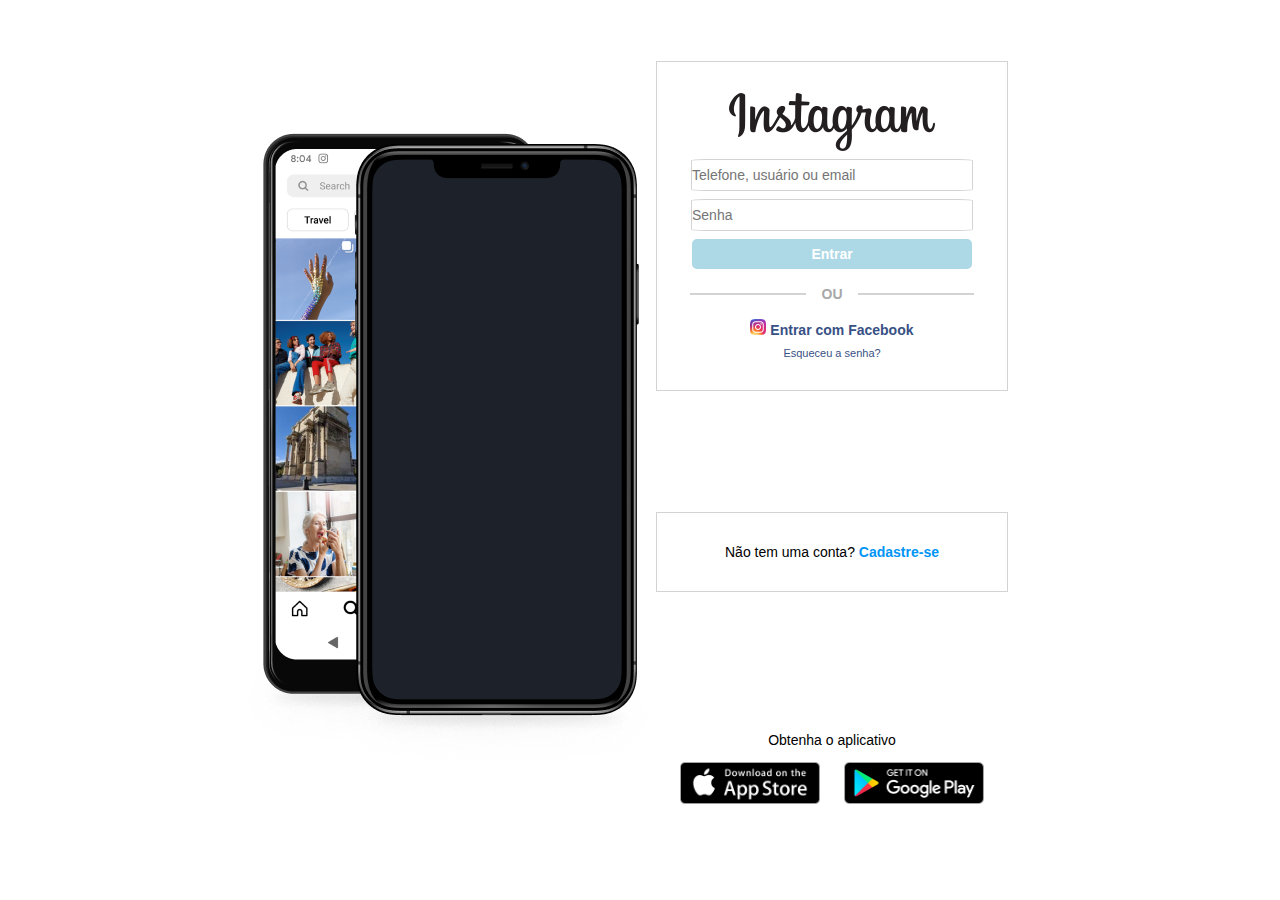
<file: Projetos/PaginaLogin-Instagram/index.html>
<!DOCTYPE html>
<html lang="pt-br">
<head>
    <meta charset="UTF-8">
    <meta http-equiv="X-UA-Compatible" content="IE=edge">
    <meta name="viewport" content="width=device-width, initial-scale=1.0">
    <link rel="stylesheet" href="style/instagram.css">
    <link rel="shortcut icon" href="img/logoinstafavicon.ico" type="image/x-icon">
    <title>Instagram</title>
</head>
<body>
    <main class="insta-container">
        <div class="insta-imgcel">
        
            <img src="img/mockupcelular.png" alt="">
        
        </div>
        <div class="insta-continuar">
            <div class="login quadro">
                <img src="img/instagram-logo.png" alt="">
                <input class="usuario" type="text" placeholder="Telefone, usuário ou email">
                <input class="senha" type="password" placeholder="Senha">
                <button type="button">Entrar</button>
                <div class="divisao">
                    <div class="line"></div>
                    <div class="textdivsao">OU</div>
                    <div class="line"></div>
                </div>
                <div>
                    <a class="login-facebook" href=""><img class="logofacebook" src="img/logoinstafavicon.ico" alt=""> Entrar com Facebook</a>
                </div>
                <a class="esqueceu-senha" href="">Esqueceu a senha?</a>
            </div>
            <div class="registrar quadro">
                <p>
                    Não tem uma conta? <a class="cadastrar" href="">Cadastre-se</a></span>
                </p>
            </div>
            <div class="baixarapp">
                <p>Obtenha o aplicativo</p>
                <div class="download">
                    <a href="#"><img class="imgapp" src="img/apple-button.png" alt=""></a>
                    <a href="#"><img class="imgapp" src="img/googleplay-button.png" alt=""></a>
                </div>
            </div>
        </div>
    </main>
    <footer>

    </footer>
</body>
</html>
</file>
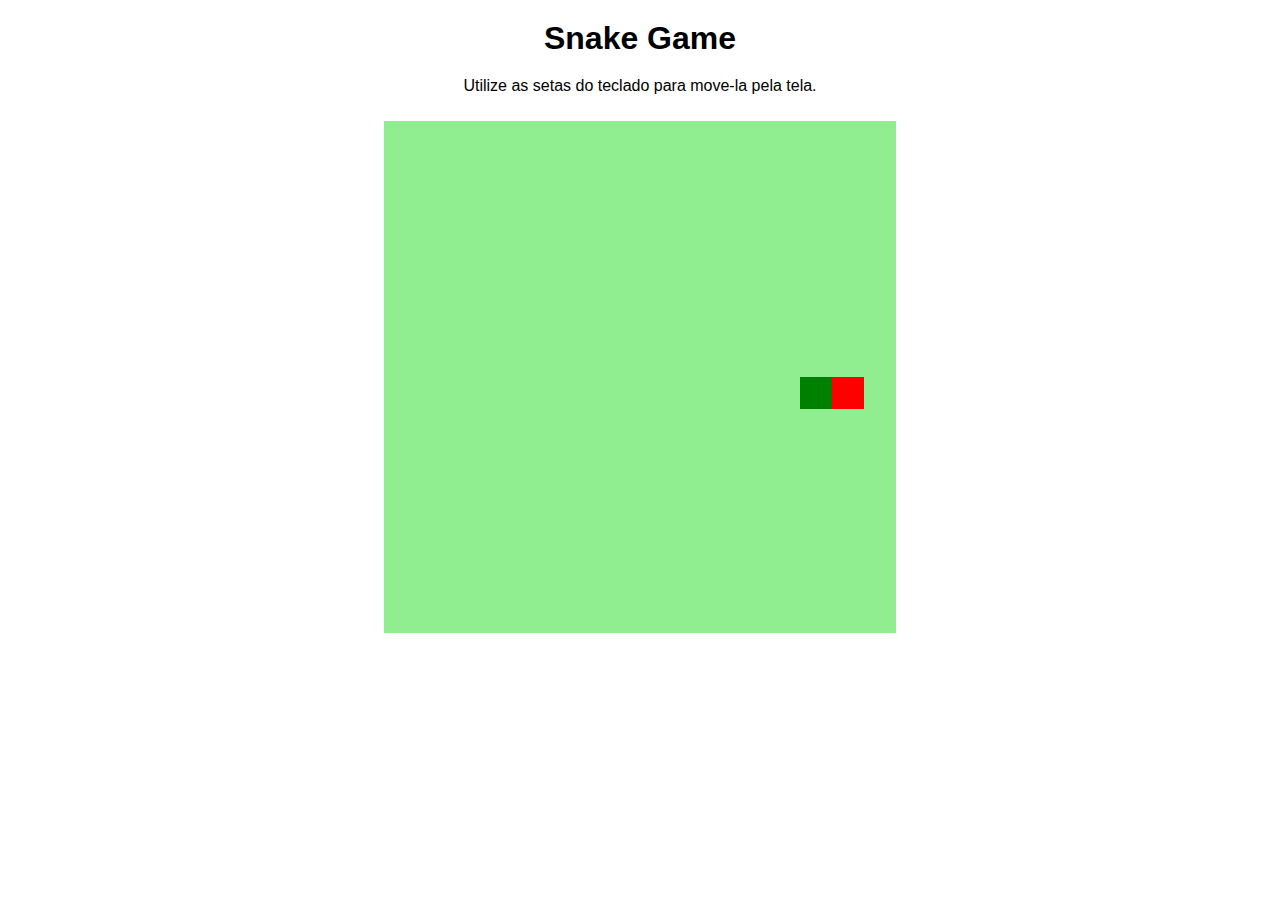
<file: Projetos/SnakeGameJS/index.html>
<!DOCTYPE html>
<html lang="pt-br">
    <head>
        <meta charset="utf-8">
        <meta http-equiv="X-UA-Compatible" content="IE=edge">
        <meta name="viewport" content="width=device-width, initial-scale=1.0">
        <link rel="stylesheet" href="css/style.css">
        <script defer src="js/script.js"></script>

        <title>SNAKE</title>
    </head> 
    <body>
        <header>
            <h1>Snake Game</h1>
            <p>Utilize as setas do teclado para move-la pela tela.</p>
        </header>
        <main>
            <canvas id="snake" width="512" height="512">

            </canvas>
        </main>
        <footer>

        </footer>
    </body>
</html>
</file>
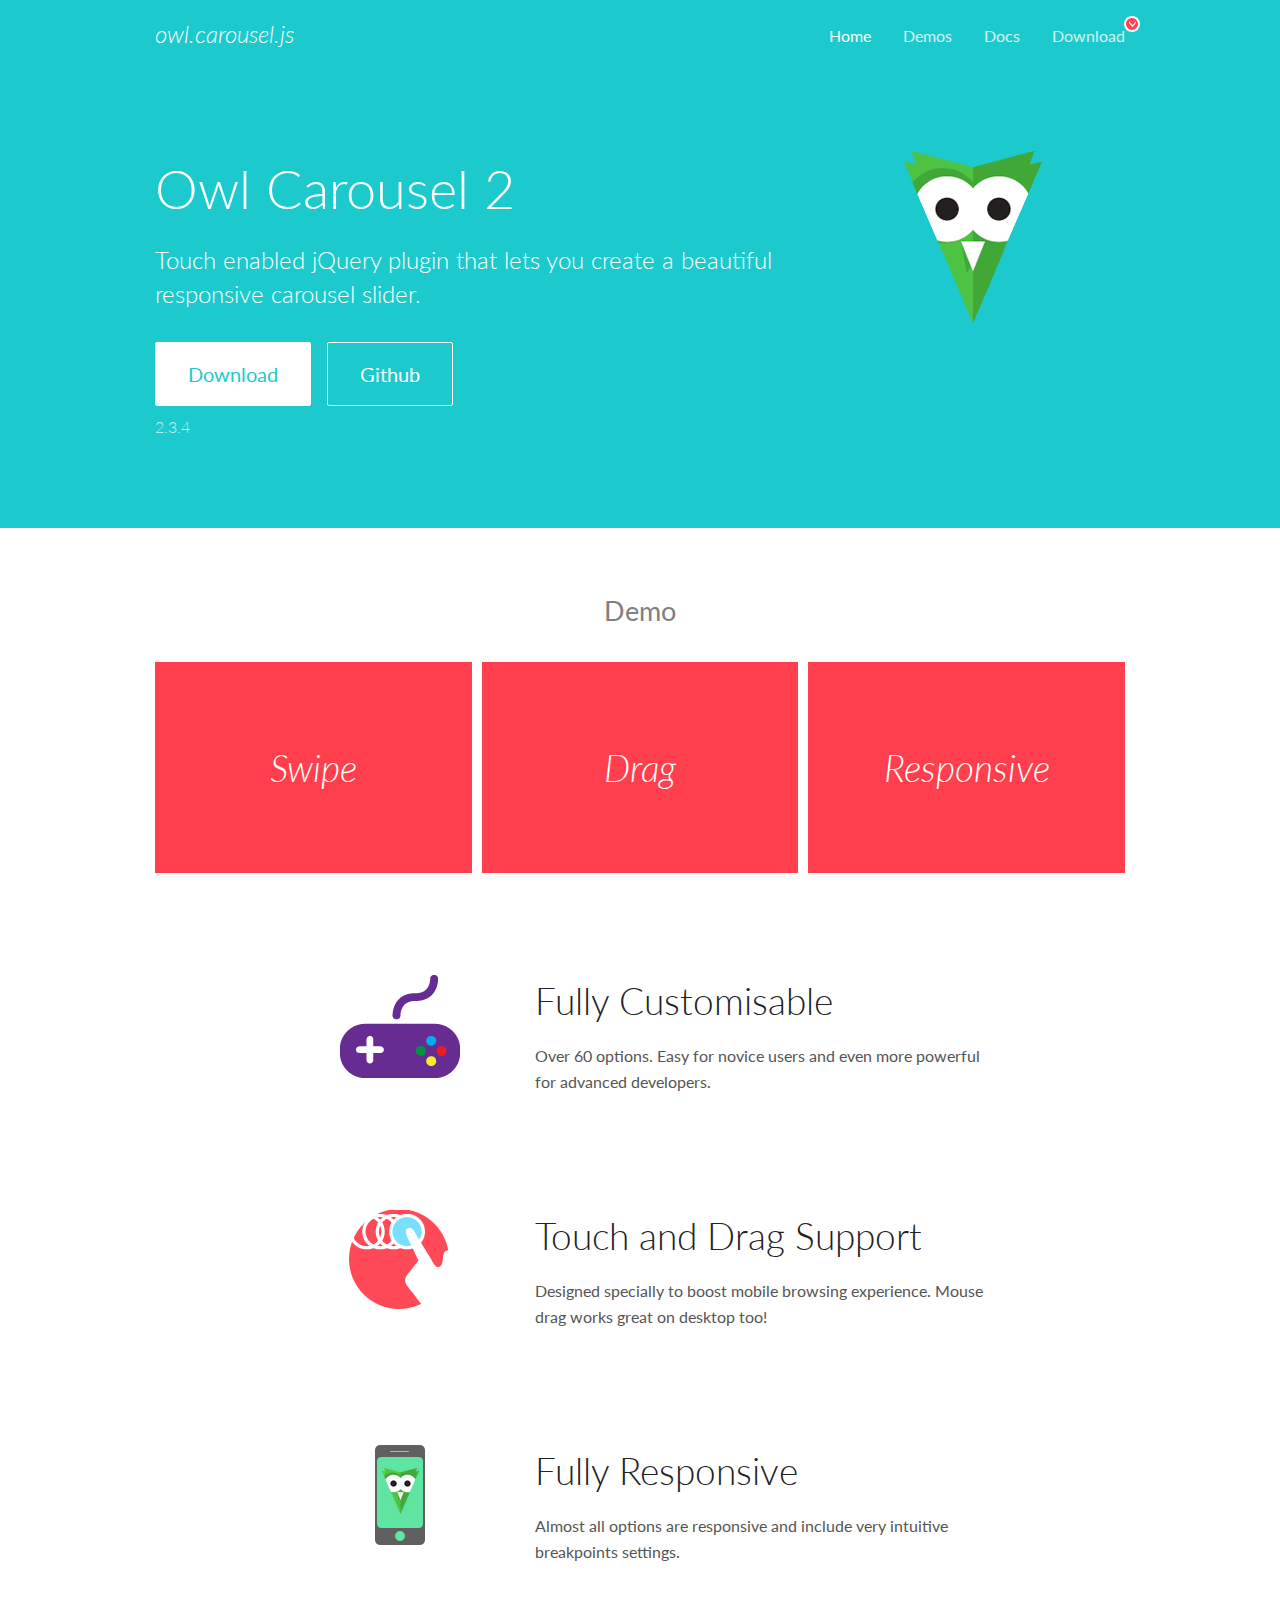
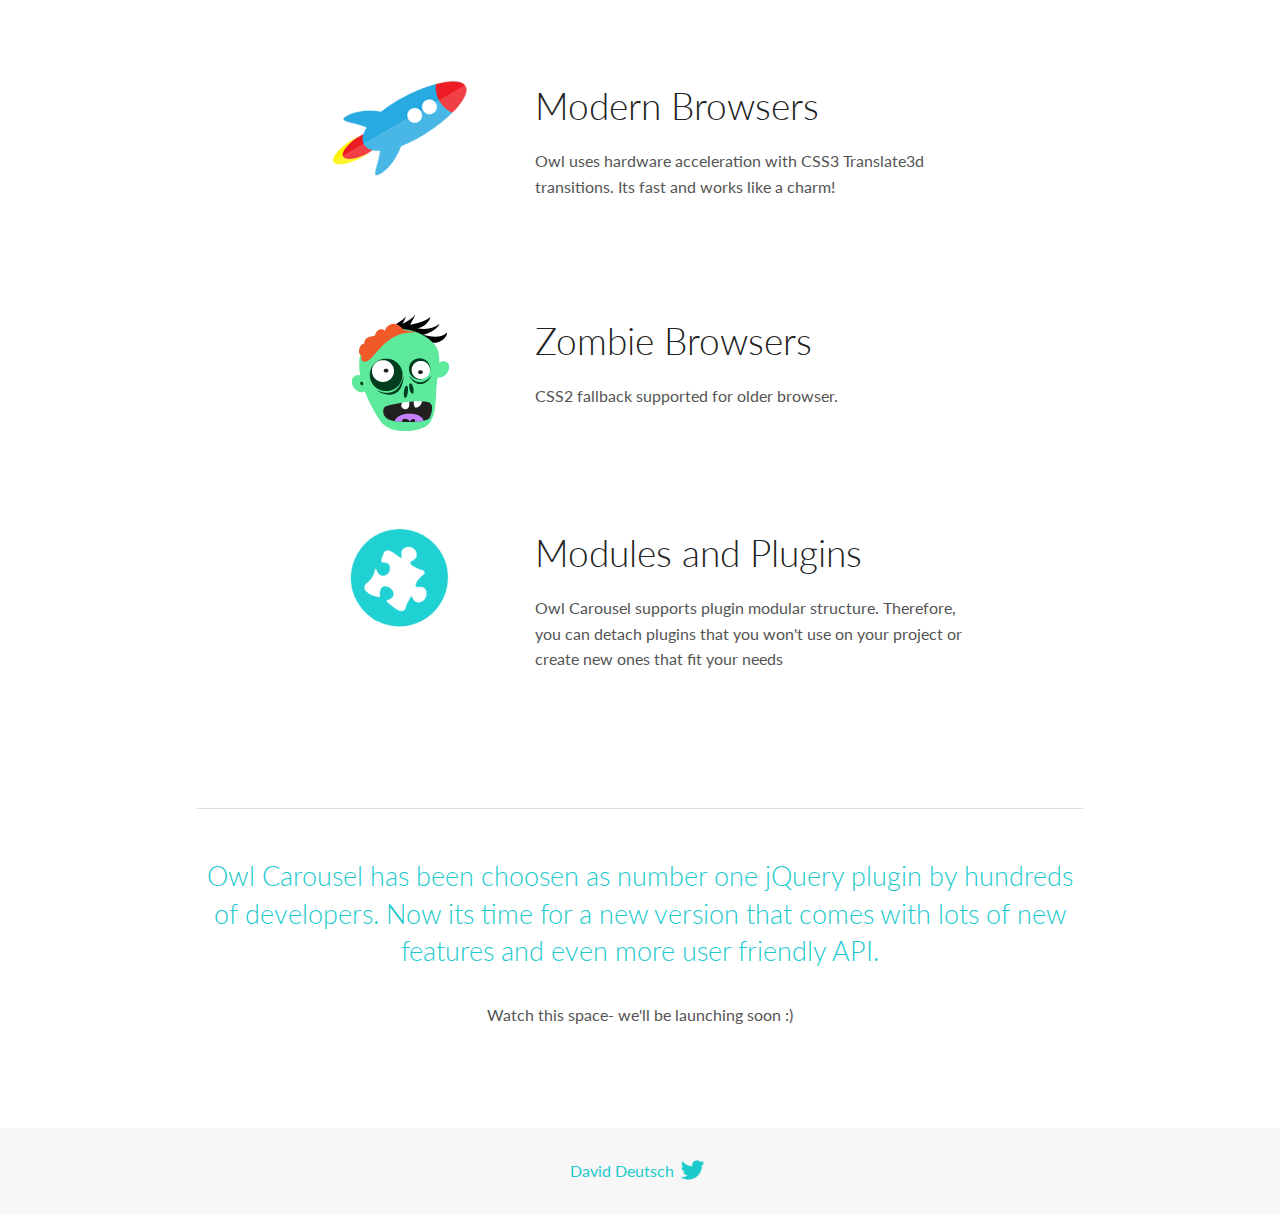
<file: Projetos/OwlCarousel2-2.3.4/docs/index.html>
<!DOCTYPE html>
<html lang="en">
  <head>

    <!-- head -->
    <meta charset="utf-8">
    <meta name="msapplication-tap-highlight" content="no" />
    <meta name="viewport" content="width=device-width, initial-scale=1.0" />
    <meta name="description" content="Touch enabled jQuery plugin that lets you create beautiful responsive carousel slider.">
    <meta name="author" content="David Deutsch">
    <title>
      Home | Owl Carousel | 2.3.4
    </title>

    <!-- Stylesheets -->
    <link href='https://fonts.googleapis.com/css?family=Lato:300,400,700,400italic,300italic' rel='stylesheet' type='text/css'>
    <link rel="stylesheet" href="assets/css/docs.theme.min.css">

    <!-- Owl Stylesheets -->
    <link rel="stylesheet" href="assets/owlcarousel/assets/owl.carousel.min.css">
    <link rel="stylesheet" href="assets/owlcarousel/assets/owl.theme.default.min.css">

    <!-- HTML5 shim and Respond.js IE8 support of HTML5 elements and media queries -->

    <!--[if lt IE 9]>
      <script src="https://oss.maxcdn.com/libs/html5shiv/3.7.0/html5shiv.js"></script>
      <script src="https://oss.maxcdn.com/libs/respond.js/1.3.0/respond.min.js"></script>
    <![endif]-->

    <!-- Favicons -->
    <link rel="apple-touch-icon-precomposed" sizes="144x144" href="assets/ico/apple-touch-icon-144-precomposed.png">
    <link rel="shortcut icon" href="assets/ico/favicon.png">
    <link rel="shortcut icon" href="favicon.ico">

    <!-- Yeah i know js should not be in header. Its required for demos.-->

    <!-- javascript -->
    <script src="assets/vendors/jquery.min.js"></script>
    <script src="assets/owlcarousel/owl.carousel.js"></script>
  </head>
  <body>

    <!-- header -->
    <header class="header">
      <div class="row">
        <div class="large-12 columns">
          <div class="brand left">
            <h3>
              <a href="/OwlCarousel2/">owl.carousel.js</a> 
            </h3>
          </div>
          <a id="toggle-nav" class="right">
            <span></span> <span></span> <span></span> 
          </a> 
          <div class="nav-bar">
            <ul class="clearfix">
              <li class="active">
                <a href="/OwlCarousel2/index.html">Home</a> 
              </li>
              <li> <a href="/OwlCarousel2/demos/demos.html">Demos</a>  </li>
              <li> <a href="/OwlCarousel2/docs/started-welcome.html">Docs</a>  </li>
              <li>
                <a href="https://github.com/OwlCarousel2/OwlCarousel2/archive/2.3.4.zip">Download</a> 
                <span class="download"></span> 
              </li>
            </ul>
          </div>
        </div>
      </div>
    </header>

    <!-- home panel -->
    <section id="hero">
      <div class="row">
        <div class="large-8 medium-8 columns">
          <h1>Owl Carousel 2</h1>
          <h4>Touch enabled jQuery plugin that lets you create a beautiful responsive carousel slider.</h4>
          <a href="https://github.com/OwlCarousel2/OwlCarousel2/archive/2.3.4.zip" class="hero-button">Download</a> 
          <a href="https://github.com/OwlCarousel2/OwlCarousel2" class="hero-button outline">Github</a> 
          <p>2.3.4</p>
        </div>
        <div class="large-4 medium-4 columns">
          <img class="owl-logo" src="assets/img/owl-logo.png" alt="mr. Owl">
        </div>
      </div>
    </section>

    <!-- body -->
    <div class="home-demo">
      <div class="row">
        <div class="large-12 columns">
          <h3>Demo</h3>
          <div class="owl-carousel">
            <div class="item">
              <h2>Swipe</h2>
            </div>
            <div class="item">
              <h2>Drag</h2>
            </div>
            <div class="item">
              <h2>Responsive</h2>
            </div>
            <div class="item">
              <h2>CSS3</h2>
            </div>
            <div class="item">
              <h2>Fast</h2>
            </div>
            <div class="item">
              <h2>Easy</h2>
            </div>
            <div class="item">
              <h2>Free</h2>
            </div>
            <div class="item">
              <h2>Upgradable</h2>
            </div>
            <div class="item">
              <h2>Tons of options</h2>
            </div>
            <div class="item">
              <h2>Infinity</h2>
            </div>
            <div class="item">
              <h2>Auto Width</h2>
            </div>
          </div>
        </div>
      </div>
    </div>
    <script>
      var owl = $('.owl-carousel');
      owl.owlCarousel({
        margin: 10,
        loop: true,
        responsive: {
          0: {
            items: 1
          },
          600: {
            items: 2
          },
          1000: {
            items: 3
          }
        }
      })
    </script>

    <!-- features -->
    <div id="features">
      <div class="row">
        <div class="small-12 medium-9 small-centered columns">
          <section class="row feature">
            <div class="medium-4 small-12 columns">
              <img src="assets/img/feature-options.png" alt="">
            </div>
            <div class="medium-8 small-12 columns">
              <h2>Fully Customisable</h2>
              <p>Over 60 options. Easy for novice users and even more powerful for advanced developers.</p>
            </div>
          </section>
          <section class="row feature">
            <div class="medium-4 small-12 columns">
              <img src="assets/img/feature-drag.png" alt="">
            </div>
            <div class="medium-8 small-12 columns">
              <h2>Touch and Drag Support</h2>
              <p>Designed specially to boost mobile browsing experience. Mouse drag works great on desktop too!</p>
            </div>
          </section>
          <section class="row feature">
            <div class="medium-4 small-12 columns">
              <img src="assets/img/feature-responsive.png" alt="">
            </div>
            <div class="medium-8 small-12 columns">
              <h2>Fully Responsive</h2>
              <p>Almost all options are responsive and include very intuitive breakpoints settings.</p>
            </div>
          </section>
          <section class="row feature">
            <div class="medium-4 small-12 columns">
              <img src="assets/img/feature-modern.png" alt="">
            </div>
            <div class="medium-8 small-12 columns">
              <h2>Modern Browsers</h2>
              <p>Owl uses hardware acceleration with CSS3 Translate3d transitions. Its fast and works like a charm! </p>
            </div>
          </section>
          <section class="row feature">
            <div class="medium-4 small-12 columns">
              <img src="assets/img/feature-zombie.png" alt="">
            </div>
            <div class="medium-8 small-12 columns">
              <h2>Zombie Browsers</h2>
              <p>CSS2 fallback supported for older browser.</p>
            </div>
          </section>
          <section class="row feature">
            <div class="medium-4 small-12 columns">
              <img src="assets/img/feature-module.png" alt="">
            </div>
            <div class="medium-8 small-12 columns">
              <h2>Modules and Plugins</h2>
              <p>Owl Carousel supports plugin modular structure. Therefore, you can detach plugins that you won&#x27;t use on your project or create new ones that fit your needs</p>
            </div>
          </section>
        </div>
      </div>
    </div>

    <!-- footer -->
    <section id="teaser-text">
      <div class="row">
        <div class="small-12 medium-11 small-centered columns">
          <hr>
          <h3 id="owl-carousel-has-been-choosen-as-number-one-jquery-plugin-by-hundreds-of-developers-now-its-time-for-a-new-version-that-comes-with-lots-of-new-features-and-even-more-user-friendly-api-">Owl Carousel has been choosen as number one jQuery plugin by hundreds of developers. Now its time for a new version that comes with lots of new features and even more user friendly API.</h3>
          <p>Watch this space- we&#39;ll be launching soon :)</p>
        </div>
      </div>
    </section>

    <!-- footer -->
    <footer class="footer">
      <div class="row">
        <div class="large-12 columns">
          <h5>
            <a href="/OwlCarousel2/docs/support-contact.html">David Deutsch</a> 
            <a id="custom-tweet-button" href="https://twitter.com/share?url=https://github.com/OwlCarousel2/OwlCarousel2&text=Owl Carousel - This is so awesome! " target="_blank"></a> 
          </h5>
        </div>
      </div>
    </footer>

    <!-- vendors -->
    <script src="assets/vendors/highlight.js"></script>
    <script src="assets/js/app.js"></script>
  </body>
</html>
</file>
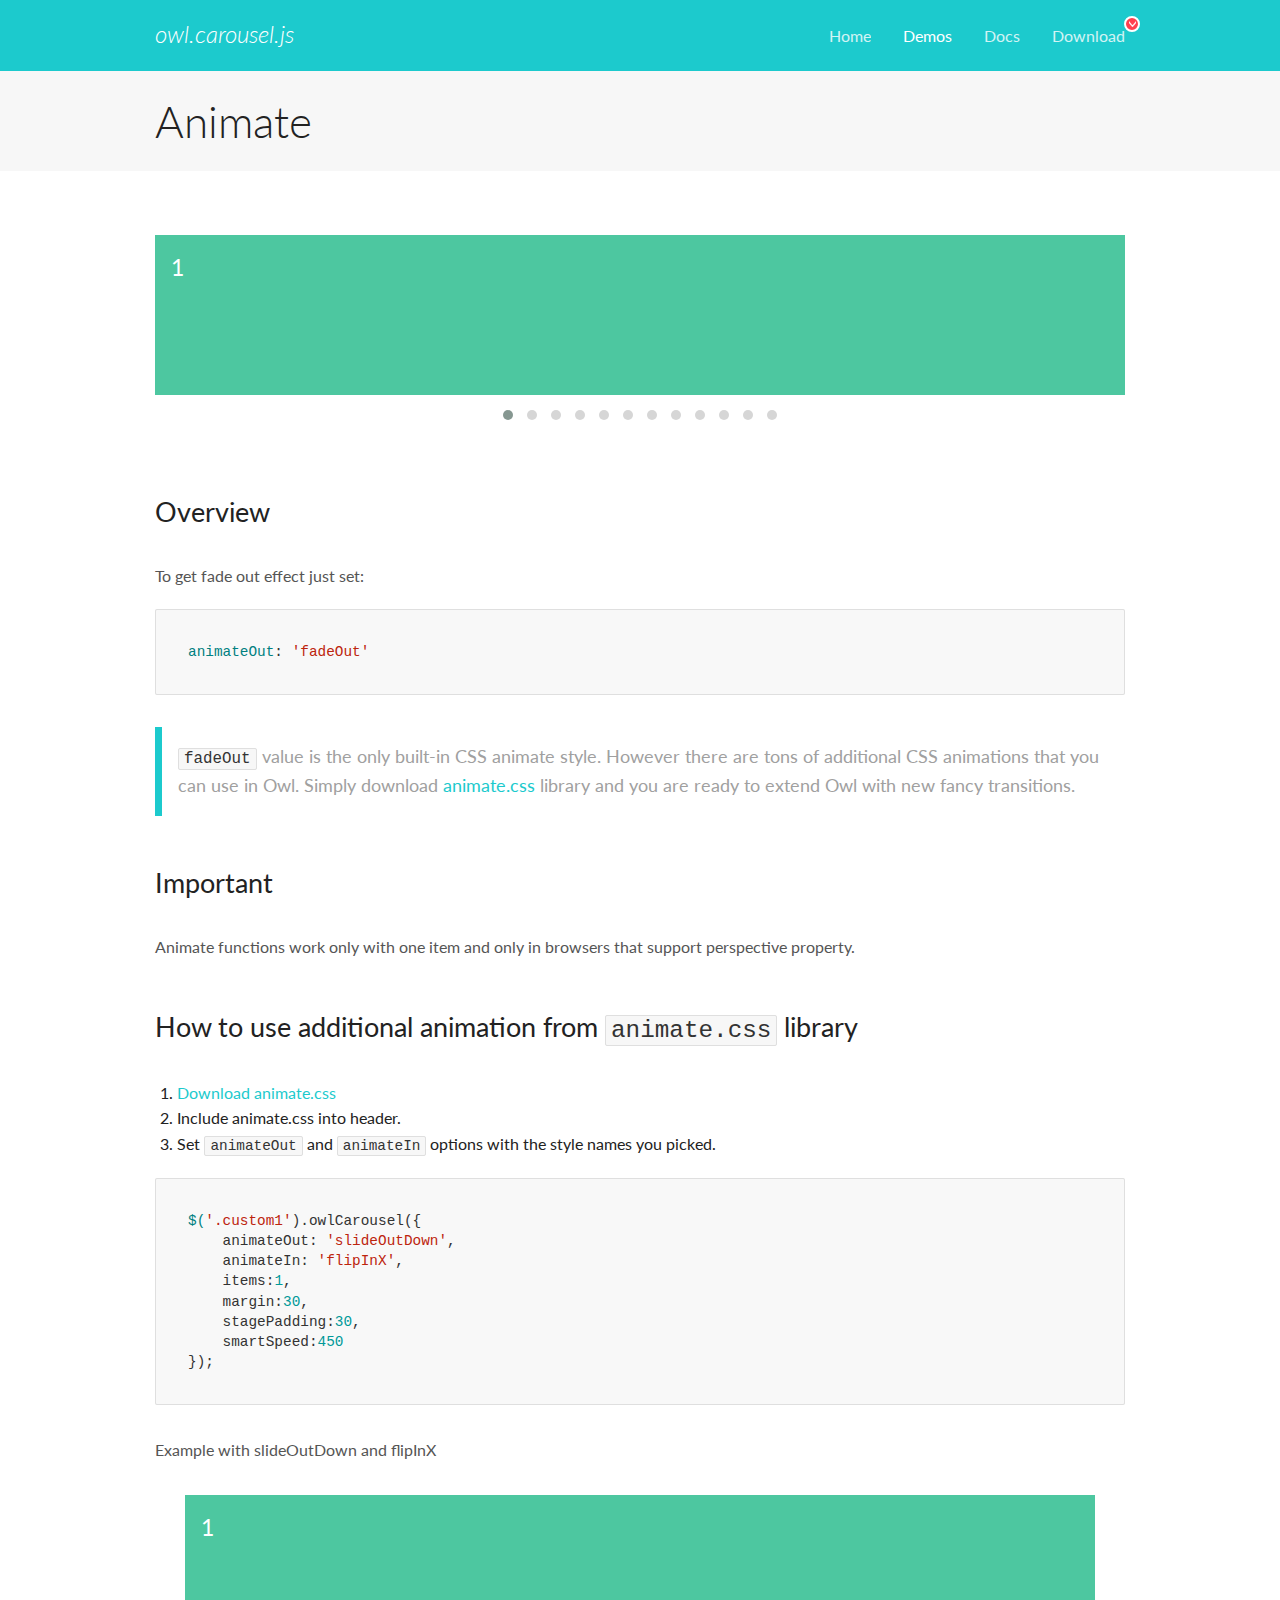
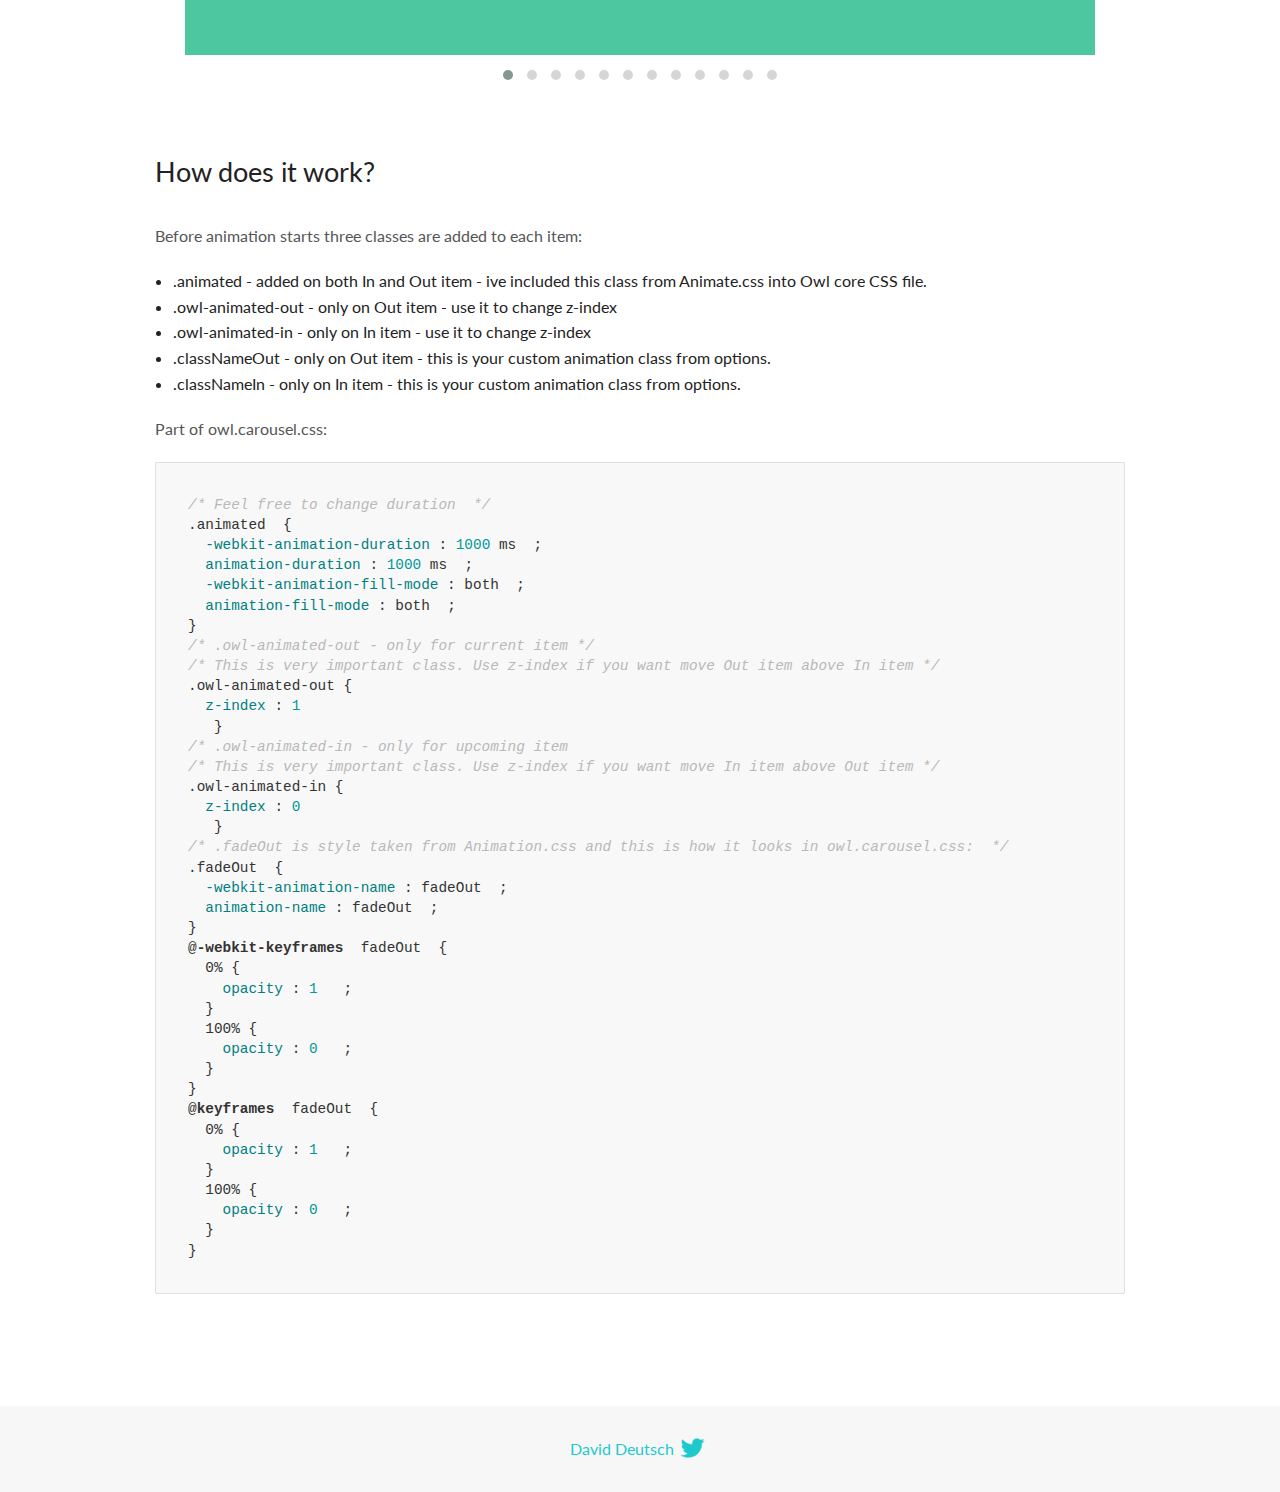
<file: Projetos/OwlCarousel2-2.3.4/docs/demos/animate.html>
<!DOCTYPE html>
<html lang="en">
  <head>

    <!-- head -->
    <meta charset="utf-8">
    <meta name="msapplication-tap-highlight" content="no" />
    <meta name="viewport" content="width=device-width, initial-scale=1.0" />
    <meta name="description" content="Animate carousel">
    <meta name="author" content="David Deutsch">
    <title>
      Animate Demo | Owl Carousel | 2.3.4
    </title>

    <!-- Stylesheets -->
    <link href='https://fonts.googleapis.com/css?family=Lato:300,400,700,400italic,300italic' rel='stylesheet' type='text/css'>
    <link rel="stylesheet" href="../assets/css/docs.theme.min.css">

    <!-- Owl Stylesheets -->
    <link rel="stylesheet" href="../assets/owlcarousel/assets/owl.carousel.min.css">
    <link rel="stylesheet" href="../assets/owlcarousel/assets/owl.theme.default.min.css">

    <!-- HTML5 shim and Respond.js IE8 support of HTML5 elements and media queries -->

    <!--[if lt IE 9]>
      <script src="https://oss.maxcdn.com/libs/html5shiv/3.7.0/html5shiv.js"></script>
      <script src="https://oss.maxcdn.com/libs/respond.js/1.3.0/respond.min.js"></script>
    <![endif]-->

    <!-- Favicons -->
    <link rel="apple-touch-icon-precomposed" sizes="144x144" href="../assets/ico/apple-touch-icon-144-precomposed.png">
    <link rel="shortcut icon" href="../assets/ico/favicon.png">
    <link rel="shortcut icon" href="favicon.ico">

    <!-- Yeah i know js should not be in header. Its required for demos.-->

    <!-- javascript -->
    <script src="../assets/vendors/jquery.min.js"></script>
    <script src="../assets/owlcarousel/owl.carousel.js"></script>
  </head>
  <body>

    <!-- header -->
    <header class="header">
      <div class="row">
        <div class="large-12 columns">
          <div class="brand left">
            <h3>
              <a href="/OwlCarousel2/">owl.carousel.js</a> 
            </h3>
          </div>
          <a id="toggle-nav" class="right">
            <span></span> <span></span> <span></span> 
          </a> 
          <div class="nav-bar">
            <ul class="clearfix">
              <li> <a href="/OwlCarousel2/index.html">Home</a>  </li>
              <li class="active">
                <a href="/OwlCarousel2/demos/demos.html">Demos</a> 
              </li>
              <li> <a href="/OwlCarousel2/docs/started-welcome.html">Docs</a>  </li>
              <li>
                <a href="https://github.com/OwlCarousel2/OwlCarousel2/archive/2.3.4.zip">Download</a> 
                <span class="download"></span> 
              </li>
            </ul>
          </div>
        </div>
      </div>
    </header>

    <!-- title -->
    <section class="title">
      <div class="row">
        <div class="large-12 columns">
          <h1>Animate</h1>
        </div>
      </div>
    </section>

    <!--  Demos -->
    <section id="demos">
      <div class="row">
        <div class="large-12 columns">
          <div class="fadeOut owl-carousel owl-theme">
            <div class="item">
              <h4>1</h4>
            </div>
            <div class="item">
              <h4>2</h4>
            </div>
            <div class="item">
              <h4>3</h4>
            </div>
            <div class="item">
              <h4>4</h4>
            </div>
            <div class="item">
              <h4>5</h4>
            </div>
            <div class="item">
              <h4>6</h4>
            </div>
            <div class="item">
              <h4>7</h4>
            </div>
            <div class="item">
              <h4>8</h4>
            </div>
            <div class="item">
              <h4>9</h4>
            </div>
            <div class="item">
              <h4>10</h4>
            </div>
            <div class="item">
              <h4>11</h4>
            </div>
            <div class="item">
              <h4>12</h4>
            </div>
          </div>
          <h3 id="overview">Overview</h3>
          <p>To get fade out effect just set:</p>
          <pre><code>animateOut: &#39;fadeOut&#39;</code></pre>
          <blockquote>
            <p><code>fadeOut</code> value is the only built-in CSS animate style. However there are tons of additional CSS animations that you can use in Owl. Simply download
              <a href="https://daneden.github.io/animate.css/">animate.css</a>  library and you are ready to extend Owl with new fancy transitions.</p>
          </blockquote>
          <h3 id="important">Important</h3>
          <p>Animate functions work only with one item and only in browsers that support perspective property.</p>
          <h3 id="how-to-use-additional-animation-from-animate-css-library">How to use additional animation from <code>animate.css</code> library</h3>
          <ol>
            <li> <a href="https://daneden.github.io/animate.css/">Download animate.css</a>  </li>
            <li>Include animate.css into header.</li>
            <li>Set <code>animateOut</code> and <code>animateIn</code> options with the style names you picked.</li>
          </ol>
          <pre><code>$(&#39;.custom1&#39;).owlCarousel({
    animateOut: &#39;slideOutDown&#39;,
    animateIn: &#39;flipInX&#39;,
    items:1,
    margin:30,
    stagePadding:30,
    smartSpeed:450
});</code></pre>
          <p>Example with slideOutDown and flipInX</p>
          <div class="custom1 owl-carousel owl-theme">
            <div class="item">
              <h4>1</h4>
            </div>
            <div class="item">
              <h4>2</h4>
            </div>
            <div class="item">
              <h4>3</h4>
            </div>
            <div class="item">
              <h4>4</h4>
            </div>
            <div class="item">
              <h4>5</h4>
            </div>
            <div class="item">
              <h4>6</h4>
            </div>
            <div class="item">
              <h4>7</h4>
            </div>
            <div class="item">
              <h4>8</h4>
            </div>
            <div class="item">
              <h4>9</h4>
            </div>
            <div class="item">
              <h4>10</h4>
            </div>
            <div class="item">
              <h4>11</h4>
            </div>
            <div class="item">
              <h4>12</h4>
            </div>
          </div>
          <h3 id="how-does-it-work-">How does it work?</h3>
          <p>Before animation starts three classes are added to each item:</p>
          <ul>
            <li>.animated - added on both In and Out item - ive included this class from Animate.css into Owl core CSS file.</li>
            <li>.owl-animated-out - only on Out item - use it to change z-index</li>
            <li>.owl-animated-in - only on In item - use it to change z-index</li>
            <li>.classNameOut - only on Out item - this is your custom animation class from options.</li>
            <li>.classNameIn - only on In item - this is your custom animation class from options.</li>
          </ul>
          <p>Part of owl.carousel.css:</p>
          <pre><code class="language-css"><span class="comment">/* Feel free to change duration  */</span> 
<span class="class">.animated</span>  <span class="rules">{
  <span class="rule"><span class="attribute">-webkit-animation-duration</span> :<span class="value"> <span class="number">1000</span> ms</span> </span> ;
  <span class="rule"><span class="attribute">animation-duration</span> :<span class="value"> <span class="number">1000</span> ms</span> </span> ;
  <span class="rule"><span class="attribute">-webkit-animation-fill-mode</span> :<span class="value"> both</span> </span> ;
  <span class="rule"><span class="attribute">animation-fill-mode</span> :<span class="value"> both</span> </span> ;
<span class="rule">}</span> </span> 
<span class="comment">/* .owl-animated-out - only for current item */</span> 
<span class="comment">/* This is very important class. Use z-index if you want move Out item above In item */</span> 
<span class="class">.owl-animated-out</span> <span class="rules">{
  <span class="rule"><span class="attribute">z-index</span> :<span class="value"> <span class="number">1</span> 
</span> </span> </span> }
<span class="comment">/* .owl-animated-in - only for upcoming item
/* This is very important class. Use z-index if you want move In item above Out item */</span> 
<span class="class">.owl-animated-in</span> <span class="rules">{
  <span class="rule"><span class="attribute">z-index</span> :<span class="value"> <span class="number">0</span> 
</span> </span> </span> }
<span class="comment">/* .fadeOut is style taken from Animation.css and this is how it looks in owl.carousel.css:  */</span> 
<span class="class">.fadeOut</span>  <span class="rules">{
  <span class="rule"><span class="attribute">-webkit-animation-name</span> :<span class="value"> fadeOut</span> </span> ;
  <span class="rule"><span class="attribute">animation-name</span> :<span class="value"> fadeOut</span> </span> ;
<span class="rule">}</span> </span> 
<span class="at_rule">@<span class="keyword">-webkit-keyframes</span>  fadeOut </span> {
  0% <span class="rules">{
    <span class="rule"><span class="attribute">opacity</span> :<span class="value"> <span class="number">1</span> </span> </span> ;
  <span class="rule">}</span> </span> 
  100% <span class="rules">{
    <span class="rule"><span class="attribute">opacity</span> :<span class="value"> <span class="number">0</span> </span> </span> ;
  <span class="rule">}</span> </span> 
}
<span class="at_rule">@<span class="keyword">keyframes</span>  fadeOut </span> {
  0% <span class="rules">{
    <span class="rule"><span class="attribute">opacity</span> :<span class="value"> <span class="number">1</span> </span> </span> ;
  <span class="rule">}</span> </span> 
  100% <span class="rules">{
    <span class="rule"><span class="attribute">opacity</span> :<span class="value"> <span class="number">0</span> </span> </span> ;
  <span class="rule">}</span> </span> 
}</code></pre>
          <link rel="stylesheet" href="../assets/css/animate.css">
          <script>
            jQuery(document).ready(function($) {
              $('.fadeOut').owlCarousel({
                items: 1,
                animateOut: 'fadeOut',
                loop: true,
                margin: 10,
              });
              $('.custom1').owlCarousel({
                animateOut: 'slideOutDown',
                animateIn: 'flipInX',
                items: 1,
                margin: 30,
                stagePadding: 30,
                smartSpeed: 450
              });
            });
          </script>
        </div>
      </div>
    </section>

    <!-- footer -->
    <footer class="footer">
      <div class="row">
        <div class="large-12 columns">
          <h5>
            <a href="/OwlCarousel2/docs/support-contact.html">David Deutsch</a> 
            <a id="custom-tweet-button" href="https://twitter.com/share?url=https://github.com/OwlCarousel2/OwlCarousel2&text=Owl Carousel - This is so awesome! " target="_blank"></a> 
          </h5>
        </div>
      </div>
    </footer>

    <!-- vendors -->
    <script src="../assets/vendors/highlight.js"></script>
    <script src="../assets/js/app.js"></script>
  </body>
</html>
</file>
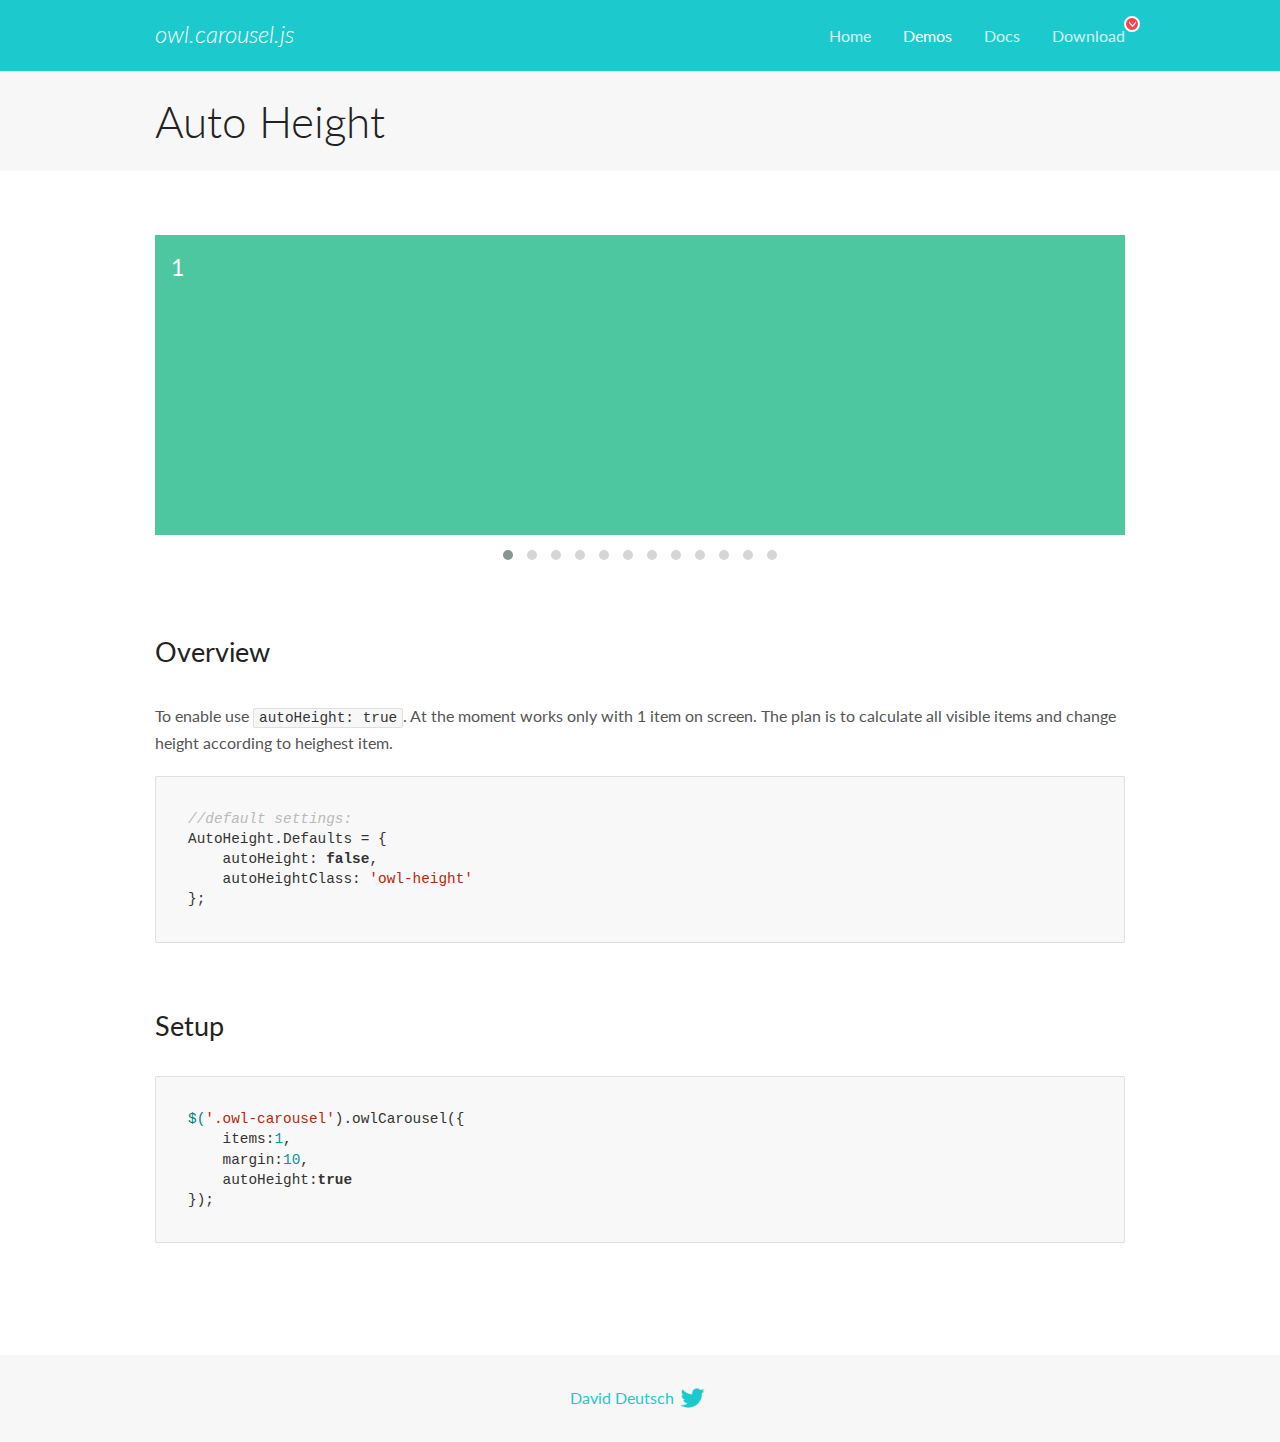
<file: Projetos/OwlCarousel2-2.3.4/docs/demos/autoheight.html>
<!DOCTYPE html>
<html lang="en">
  <head>

    <!-- head -->
    <meta charset="utf-8">
    <meta name="msapplication-tap-highlight" content="no" />
    <meta name="viewport" content="width=device-width, initial-scale=1.0" />
    <meta name="description" content="autoHeight usage demo">
    <meta name="author" content="David Deutsch">
    <title>
      Auto Height Demo | Owl Carousel | 2.3.4
    </title>

    <!-- Stylesheets -->
    <link href='https://fonts.googleapis.com/css?family=Lato:300,400,700,400italic,300italic' rel='stylesheet' type='text/css'>
    <link rel="stylesheet" href="../assets/css/docs.theme.min.css">

    <!-- Owl Stylesheets -->
    <link rel="stylesheet" href="../assets/owlcarousel/assets/owl.carousel.min.css">
    <link rel="stylesheet" href="../assets/owlcarousel/assets/owl.theme.default.min.css">

    <!-- HTML5 shim and Respond.js IE8 support of HTML5 elements and media queries -->

    <!--[if lt IE 9]>
      <script src="https://oss.maxcdn.com/libs/html5shiv/3.7.0/html5shiv.js"></script>
      <script src="https://oss.maxcdn.com/libs/respond.js/1.3.0/respond.min.js"></script>
    <![endif]-->

    <!-- Favicons -->
    <link rel="apple-touch-icon-precomposed" sizes="144x144" href="../assets/ico/apple-touch-icon-144-precomposed.png">
    <link rel="shortcut icon" href="../assets/ico/favicon.png">
    <link rel="shortcut icon" href="favicon.ico">

    <!-- Yeah i know js should not be in header. Its required for demos.-->

    <!-- javascript -->
    <script src="../assets/vendors/jquery.min.js"></script>
    <script src="../assets/owlcarousel/owl.carousel.js"></script>
  </head>
  <body>

    <!-- header -->
    <header class="header">
      <div class="row">
        <div class="large-12 columns">
          <div class="brand left">
            <h3>
              <a href="/OwlCarousel2/">owl.carousel.js</a> 
            </h3>
          </div>
          <a id="toggle-nav" class="right">
            <span></span> <span></span> <span></span> 
          </a> 
          <div class="nav-bar">
            <ul class="clearfix">
              <li> <a href="/OwlCarousel2/index.html">Home</a>  </li>
              <li class="active">
                <a href="/OwlCarousel2/demos/demos.html">Demos</a> 
              </li>
              <li> <a href="/OwlCarousel2/docs/started-welcome.html">Docs</a>  </li>
              <li>
                <a href="https://github.com/OwlCarousel2/OwlCarousel2/archive/2.3.4.zip">Download</a> 
                <span class="download"></span> 
              </li>
            </ul>
          </div>
        </div>
      </div>
    </header>

    <!-- title -->
    <section class="title">
      <div class="row">
        <div class="large-12 columns">
          <h1>Auto Height</h1>
        </div>
      </div>
    </section>

    <!--  Demos -->
    <section id="demos">
      <div class="row">
        <div class="large-12 columns">
          <div class="owl-carousel owl-theme">
            <div class="item" style="height:300px">
              <h4>1</h4>
            </div>
            <div class="item" style="height:100px">
              <h4>2</h4>
            </div>
            <div class="item" style="height:500px">
              <h4>3</h4>
            </div>
            <div class="item" style="height:250px">
              <h4>4</h4>
            </div>
            <div class="item" style="height:400px">
              <h4>5</h4>
            </div>
            <div class="item" style="height:500px">
              <h4>6</h4>
            </div>
            <div class="item" style="height:600px">
              <h4>7</h4>
            </div>
            <div class="item" style="height:400px">
              <h4>8</h4>
            </div>
            <div class="item" style="height:300px">
              <h4>9</h4>
            </div>
            <div class="item" style="height:350px">
              <h4>10</h4>
            </div>
            <div class="item" style="height:200px">
              <h4>11</h4>
            </div>
            <div class="item" style="height:150px">
              <h4>12</h4>
            </div>
          </div>
          <h3 id="overview">Overview</h3>
          <p>To enable use <code>autoHeight: true</code>. At the moment works only with 1 item on screen. The plan is to calculate all visible items and change height according to heighest item.</p>
          <pre><code>//default settings:
AutoHeight.Defaults = {
    autoHeight: false,
    autoHeightClass: &#39;owl-height&#39;
};</code></pre>
          <h3 id="setup">Setup</h3>
          <pre><code>$(&#39;.owl-carousel&#39;).owlCarousel({
    items:1,
    margin:10,
    autoHeight:true
});</code></pre>
          <script>
            $(document).ready(function() {
              $('.owl-carousel').owlCarousel({
                items: 1,
                margin: 10,
                autoHeight: true
              });
            })
          </script>
        </div>
      </div>
    </section>

    <!-- footer -->
    <footer class="footer">
      <div class="row">
        <div class="large-12 columns">
          <h5>
            <a href="/OwlCarousel2/docs/support-contact.html">David Deutsch</a> 
            <a id="custom-tweet-button" href="https://twitter.com/share?url=https://github.com/OwlCarousel2/OwlCarousel2&text=Owl Carousel - This is so awesome! " target="_blank"></a> 
          </h5>
        </div>
      </div>
    </footer>

    <!-- vendors -->
    <script src="../assets/vendors/highlight.js"></script>
    <script src="../assets/js/app.js"></script>
  </body>
</html>
</file>
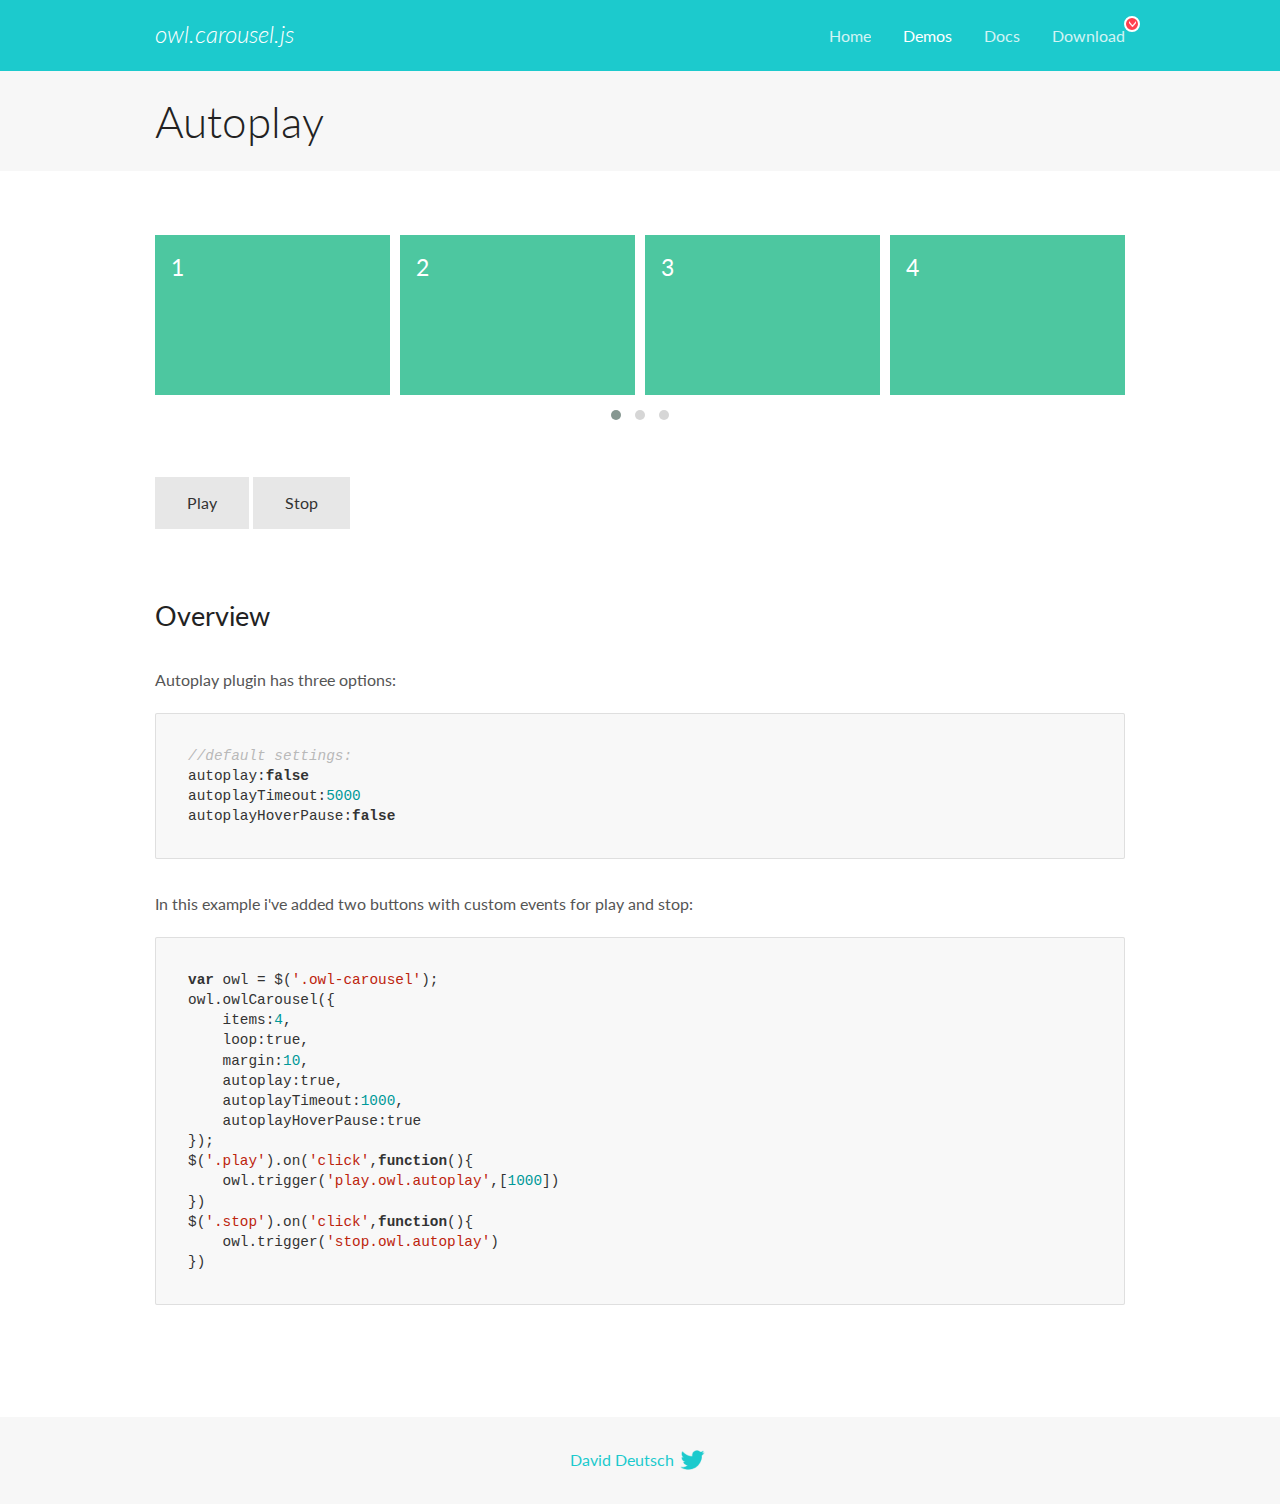
<file: Projetos/OwlCarousel2-2.3.4/docs/demos/autoplay.html>
<!DOCTYPE html>
<html lang="en">
  <head>

    <!-- head -->
    <meta charset="utf-8">
    <meta name="msapplication-tap-highlight" content="no" />
    <meta name="viewport" content="width=device-width, initial-scale=1.0" />
    <meta name="description" content="Autoplay usage demo">
    <meta name="author" content="David Deutsch">
    <title>
      Autoplay Demo | Owl Carousel | 2.3.4
    </title>

    <!-- Stylesheets -->
    <link href='https://fonts.googleapis.com/css?family=Lato:300,400,700,400italic,300italic' rel='stylesheet' type='text/css'>
    <link rel="stylesheet" href="../assets/css/docs.theme.min.css">

    <!-- Owl Stylesheets -->
    <link rel="stylesheet" href="../assets/owlcarousel/assets/owl.carousel.min.css">
    <link rel="stylesheet" href="../assets/owlcarousel/assets/owl.theme.default.min.css">

    <!-- HTML5 shim and Respond.js IE8 support of HTML5 elements and media queries -->

    <!--[if lt IE 9]>
      <script src="https://oss.maxcdn.com/libs/html5shiv/3.7.0/html5shiv.js"></script>
      <script src="https://oss.maxcdn.com/libs/respond.js/1.3.0/respond.min.js"></script>
    <![endif]-->

    <!-- Favicons -->
    <link rel="apple-touch-icon-precomposed" sizes="144x144" href="../assets/ico/apple-touch-icon-144-precomposed.png">
    <link rel="shortcut icon" href="../assets/ico/favicon.png">
    <link rel="shortcut icon" href="favicon.ico">

    <!-- Yeah i know js should not be in header. Its required for demos.-->

    <!-- javascript -->
    <script src="../assets/vendors/jquery.min.js"></script>
    <script src="../assets/owlcarousel/owl.carousel.js"></script>
  </head>
  <body>

    <!-- header -->
    <header class="header">
      <div class="row">
        <div class="large-12 columns">
          <div class="brand left">
            <h3>
              <a href="/OwlCarousel2/">owl.carousel.js</a> 
            </h3>
          </div>
          <a id="toggle-nav" class="right">
            <span></span> <span></span> <span></span> 
          </a> 
          <div class="nav-bar">
            <ul class="clearfix">
              <li> <a href="/OwlCarousel2/index.html">Home</a>  </li>
              <li class="active">
                <a href="/OwlCarousel2/demos/demos.html">Demos</a> 
              </li>
              <li> <a href="/OwlCarousel2/docs/started-welcome.html">Docs</a>  </li>
              <li>
                <a href="https://github.com/OwlCarousel2/OwlCarousel2/archive/2.3.4.zip">Download</a> 
                <span class="download"></span> 
              </li>
            </ul>
          </div>
        </div>
      </div>
    </header>

    <!-- title -->
    <section class="title">
      <div class="row">
        <div class="large-12 columns">
          <h1>Autoplay</h1>
        </div>
      </div>
    </section>

    <!--  Demos -->
    <section id="demos">
      <div class="row">
        <div class="large-12 columns">
          <div class="owl-carousel owl-theme">
            <div class="item">
              <h4>1</h4>
            </div>
            <div class="item">
              <h4>2</h4>
            </div>
            <div class="item">
              <h4>3</h4>
            </div>
            <div class="item">
              <h4>4</h4>
            </div>
            <div class="item">
              <h4>5</h4>
            </div>
            <div class="item">
              <h4>6</h4>
            </div>
            <div class="item">
              <h4>7</h4>
            </div>
            <div class="item">
              <h4>8</h4>
            </div>
            <div class="item">
              <h4>9</h4>
            </div>
            <div class="item">
              <h4>10</h4>
            </div>
            <div class="item">
              <h4>11</h4>
            </div>
            <div class="item">
              <h4>12</h4>
            </div>
          </div>
          <a class="button secondary play">Play</a> 
          <a class="button secondary stop">Stop</a> 
          <h3 id="overview">Overview</h3>
          <p>Autoplay plugin has three options:</p>
          <pre><code>//default settings:
autoplay:false
autoplayTimeout:5000
autoplayHoverPause:false</code></pre>
          <p>In this example i&#39;ve added two buttons with custom events for play and stop:</p>
          <pre><code>var owl = $(&#39;.owl-carousel&#39;);
owl.owlCarousel({
    items:4,
    loop:true,
    margin:10,
    autoplay:true,
    autoplayTimeout:1000,
    autoplayHoverPause:true
});
$(&#39;.play&#39;).on(&#39;click&#39;,function(){
    owl.trigger(&#39;play.owl.autoplay&#39;,[1000])
})
$(&#39;.stop&#39;).on(&#39;click&#39;,function(){
    owl.trigger(&#39;stop.owl.autoplay&#39;)
})</code></pre>
          <script>
            $(document).ready(function() {
              var owl = $('.owl-carousel');
              owl.owlCarousel({
                items: 4,
                loop: true,
                margin: 10,
                autoplay: true,
                autoplayTimeout: 1000,
                autoplayHoverPause: true
              });
              $('.play').on('click', function() {
                owl.trigger('play.owl.autoplay', [1000])
              })
              $('.stop').on('click', function() {
                owl.trigger('stop.owl.autoplay')
              })
            })
          </script>
        </div>
      </div>
    </section>

    <!-- footer -->
    <footer class="footer">
      <div class="row">
        <div class="large-12 columns">
          <h5>
            <a href="/OwlCarousel2/docs/support-contact.html">David Deutsch</a> 
            <a id="custom-tweet-button" href="https://twitter.com/share?url=https://github.com/OwlCarousel2/OwlCarousel2&text=Owl Carousel - This is so awesome! " target="_blank"></a> 
          </h5>
        </div>
      </div>
    </footer>

    <!-- vendors -->
    <script src="../assets/vendors/highlight.js"></script>
    <script src="../assets/js/app.js"></script>
  </body>
</html>
</file>
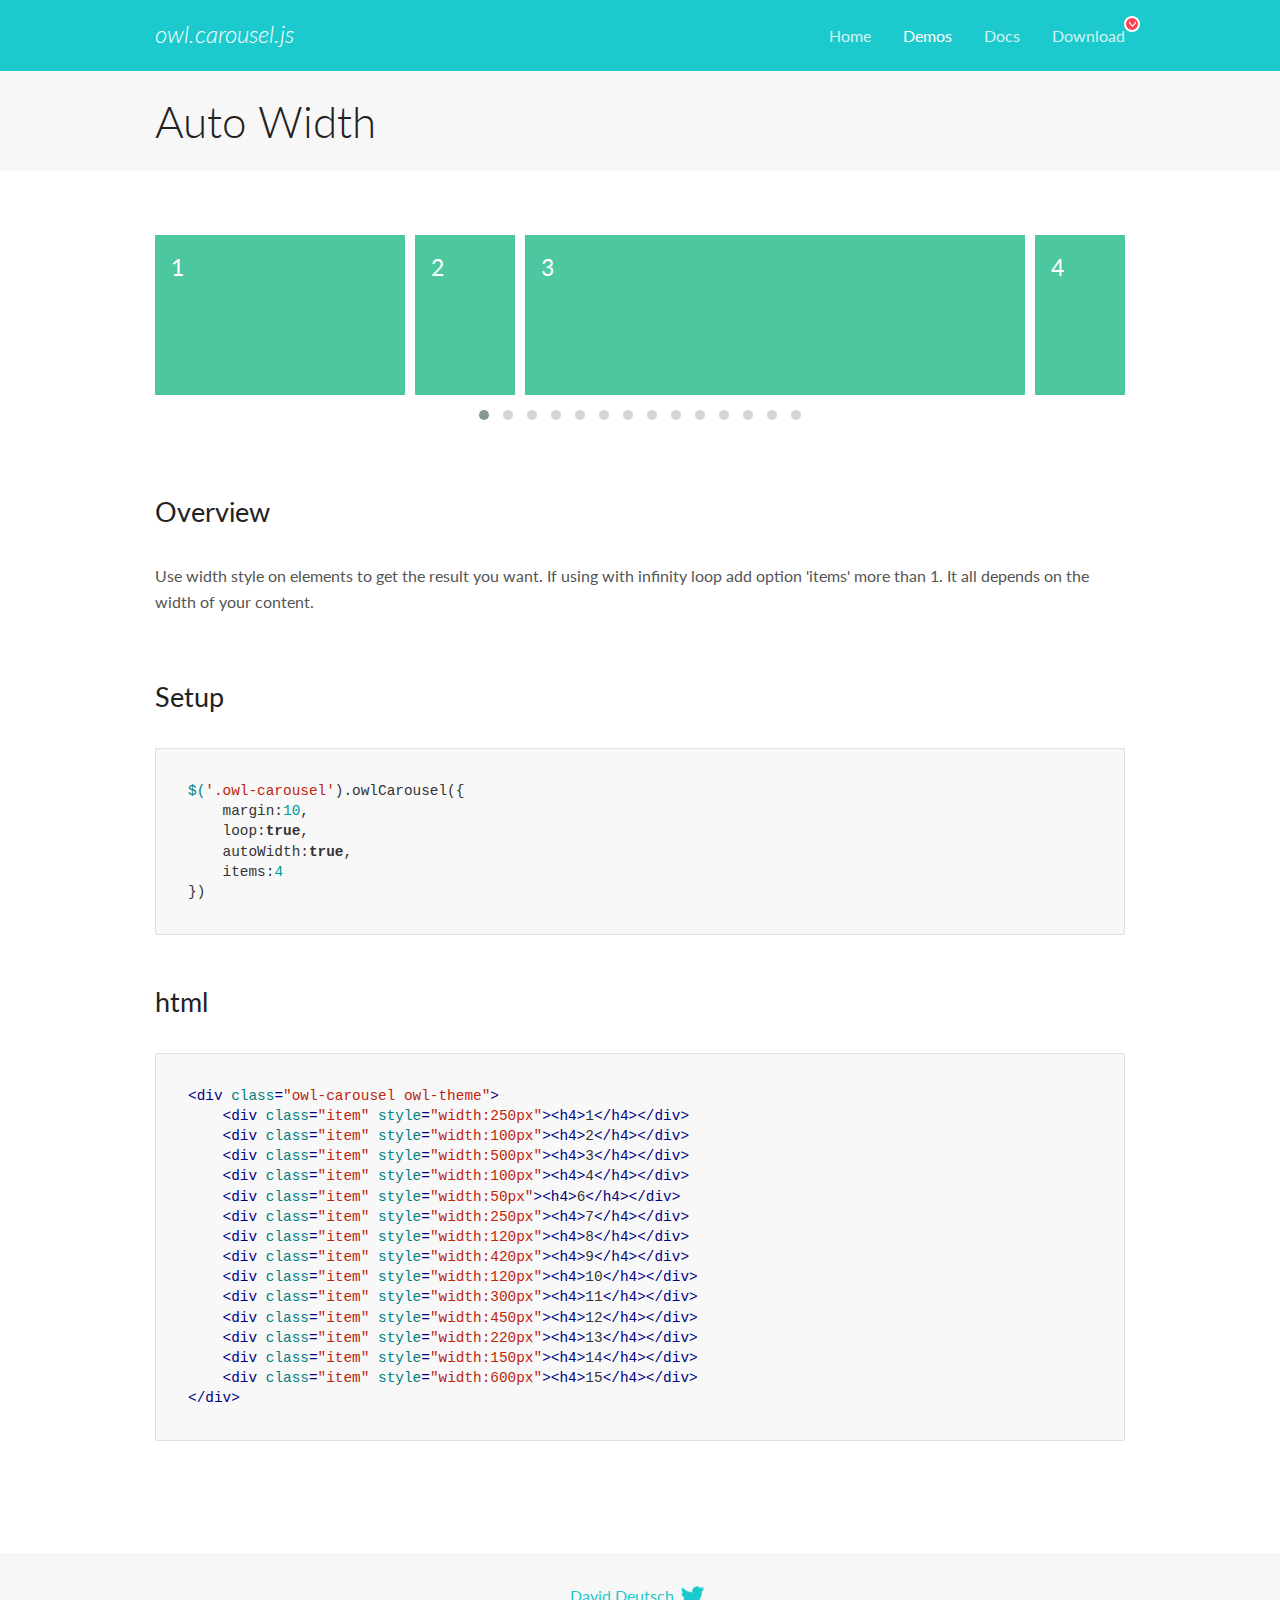
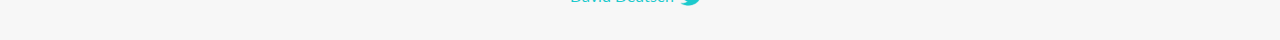
<file: Projetos/OwlCarousel2-2.3.4/docs/demos/autowidth.html>
<!DOCTYPE html>
<html lang="en">
  <head>

    <!-- head -->
    <meta charset="utf-8">
    <meta name="msapplication-tap-highlight" content="no" />
    <meta name="viewport" content="width=device-width, initial-scale=1.0" />
    <meta name="description" content="Auto Width">
    <meta name="author" content="David Deutsch">
    <title>
      Auto Width Demo | Owl Carousel | 2.3.4
    </title>

    <!-- Stylesheets -->
    <link href='https://fonts.googleapis.com/css?family=Lato:300,400,700,400italic,300italic' rel='stylesheet' type='text/css'>
    <link rel="stylesheet" href="../assets/css/docs.theme.min.css">

    <!-- Owl Stylesheets -->
    <link rel="stylesheet" href="../assets/owlcarousel/assets/owl.carousel.min.css">
    <link rel="stylesheet" href="../assets/owlcarousel/assets/owl.theme.default.min.css">

    <!-- HTML5 shim and Respond.js IE8 support of HTML5 elements and media queries -->

    <!--[if lt IE 9]>
      <script src="https://oss.maxcdn.com/libs/html5shiv/3.7.0/html5shiv.js"></script>
      <script src="https://oss.maxcdn.com/libs/respond.js/1.3.0/respond.min.js"></script>
    <![endif]-->

    <!-- Favicons -->
    <link rel="apple-touch-icon-precomposed" sizes="144x144" href="../assets/ico/apple-touch-icon-144-precomposed.png">
    <link rel="shortcut icon" href="../assets/ico/favicon.png">
    <link rel="shortcut icon" href="favicon.ico">

    <!-- Yeah i know js should not be in header. Its required for demos.-->

    <!-- javascript -->
    <script src="../assets/vendors/jquery.min.js"></script>
    <script src="../assets/owlcarousel/owl.carousel.js"></script>
  </head>
  <body>

    <!-- header -->
    <header class="header">
      <div class="row">
        <div class="large-12 columns">
          <div class="brand left">
            <h3>
              <a href="/OwlCarousel2/">owl.carousel.js</a> 
            </h3>
          </div>
          <a id="toggle-nav" class="right">
            <span></span> <span></span> <span></span> 
          </a> 
          <div class="nav-bar">
            <ul class="clearfix">
              <li> <a href="/OwlCarousel2/index.html">Home</a>  </li>
              <li class="active">
                <a href="/OwlCarousel2/demos/demos.html">Demos</a> 
              </li>
              <li> <a href="/OwlCarousel2/docs/started-welcome.html">Docs</a>  </li>
              <li>
                <a href="https://github.com/OwlCarousel2/OwlCarousel2/archive/2.3.4.zip">Download</a> 
                <span class="download"></span> 
              </li>
            </ul>
          </div>
        </div>
      </div>
    </header>

    <!-- title -->
    <section class="title">
      <div class="row">
        <div class="large-12 columns">
          <h1>Auto Width</h1>
        </div>
      </div>
    </section>

    <!--  Demos -->
    <section id="demos">
      <div class="row">
        <div class="large-12 columns">
          <div class="owl-carousel owl-theme">
            <div class="item" style="width:250px">
              <h4>1</h4>
            </div>
            <div class="item" style="width:100px">
              <h4>2</h4>
            </div>
            <div class="item" style="width:500px">
              <h4>3</h4>
            </div>
            <div class="item" style="width:100px">
              <h4>4</h4>
            </div>
            <div class="item" style="width:50px">
              <h4>6</h4>
            </div>
            <div class="item" style="width:250px">
              <h4>7</h4>
            </div>
            <div class="item" style="width:120px">
              <h4>8</h4>
            </div>
            <div class="item" style="width:420px">
              <h4>9</h4>
            </div>
            <div class="item" style="width:120px">
              <h4>10</h4>
            </div>
            <div class="item" style="width:300px">
              <h4>11</h4>
            </div>
            <div class="item" style="width:450px">
              <h4>12</h4>
            </div>
            <div class="item" style="width:220px">
              <h4>13</h4>
            </div>
            <div class="item" style="width:150px">
              <h4>14</h4>
            </div>
            <div class="item" style="width:600px">
              <h4>15</h4>
            </div>
          </div>
          <h3 id="overview">Overview</h3>
          <p>Use width style on elements to get the result you want. If using with infinity loop add option &#39;items&#39; more than 1. It all depends on the width of your content.</p>
          <h3 id="setup">Setup</h3>
          <pre><code>$(&#39;.owl-carousel&#39;).owlCarousel({
    margin:10,
    loop:true,
    autoWidth:true,
    items:4
})</code></pre>
          <h3 id="html">html</h3>
          <pre><code>&lt;div class=&quot;owl-carousel owl-theme&quot;&gt;
    &lt;div class=&quot;item&quot; style=&quot;width:250px&quot;&gt;&lt;h4&gt;1&lt;/h4&gt;&lt;/div&gt;
    &lt;div class=&quot;item&quot; style=&quot;width:100px&quot;&gt;&lt;h4&gt;2&lt;/h4&gt;&lt;/div&gt;
    &lt;div class=&quot;item&quot; style=&quot;width:500px&quot;&gt;&lt;h4&gt;3&lt;/h4&gt;&lt;/div&gt;
    &lt;div class=&quot;item&quot; style=&quot;width:100px&quot;&gt;&lt;h4&gt;4&lt;/h4&gt;&lt;/div&gt;
    &lt;div class=&quot;item&quot; style=&quot;width:50px&quot;&gt;&lt;h4&gt;6&lt;/h4&gt;&lt;/div&gt;
    &lt;div class=&quot;item&quot; style=&quot;width:250px&quot;&gt;&lt;h4&gt;7&lt;/h4&gt;&lt;/div&gt;
    &lt;div class=&quot;item&quot; style=&quot;width:120px&quot;&gt;&lt;h4&gt;8&lt;/h4&gt;&lt;/div&gt;
    &lt;div class=&quot;item&quot; style=&quot;width:420px&quot;&gt;&lt;h4&gt;9&lt;/h4&gt;&lt;/div&gt;
    &lt;div class=&quot;item&quot; style=&quot;width:120px&quot;&gt;&lt;h4&gt;10&lt;/h4&gt;&lt;/div&gt;
    &lt;div class=&quot;item&quot; style=&quot;width:300px&quot;&gt;&lt;h4&gt;11&lt;/h4&gt;&lt;/div&gt;
    &lt;div class=&quot;item&quot; style=&quot;width:450px&quot;&gt;&lt;h4&gt;12&lt;/h4&gt;&lt;/div&gt;
    &lt;div class=&quot;item&quot; style=&quot;width:220px&quot;&gt;&lt;h4&gt;13&lt;/h4&gt;&lt;/div&gt;
    &lt;div class=&quot;item&quot; style=&quot;width:150px&quot;&gt;&lt;h4&gt;14&lt;/h4&gt;&lt;/div&gt;
    &lt;div class=&quot;item&quot; style=&quot;width:600px&quot;&gt;&lt;h4&gt;15&lt;/h4&gt;&lt;/div&gt;
&lt;/div&gt;</code></pre>
          <script>
            $(document).ready(function() {
              $('.owl-carousel').owlCarousel({
                margin: 10,
                loop: true,
                autoWidth: true,
                items: 4
              })
            })
          </script>
        </div>
      </div>
    </section>

    <!-- footer -->
    <footer class="footer">
      <div class="row">
        <div class="large-12 columns">
          <h5>
            <a href="/OwlCarousel2/docs/support-contact.html">David Deutsch</a> 
            <a id="custom-tweet-button" href="https://twitter.com/share?url=https://github.com/OwlCarousel2/OwlCarousel2&text=Owl Carousel - This is so awesome! " target="_blank"></a> 
          </h5>
        </div>
      </div>
    </footer>

    <!-- vendors -->
    <script src="../assets/vendors/highlight.js"></script>
    <script src="../assets/js/app.js"></script>
  </body>
</html>
</file>
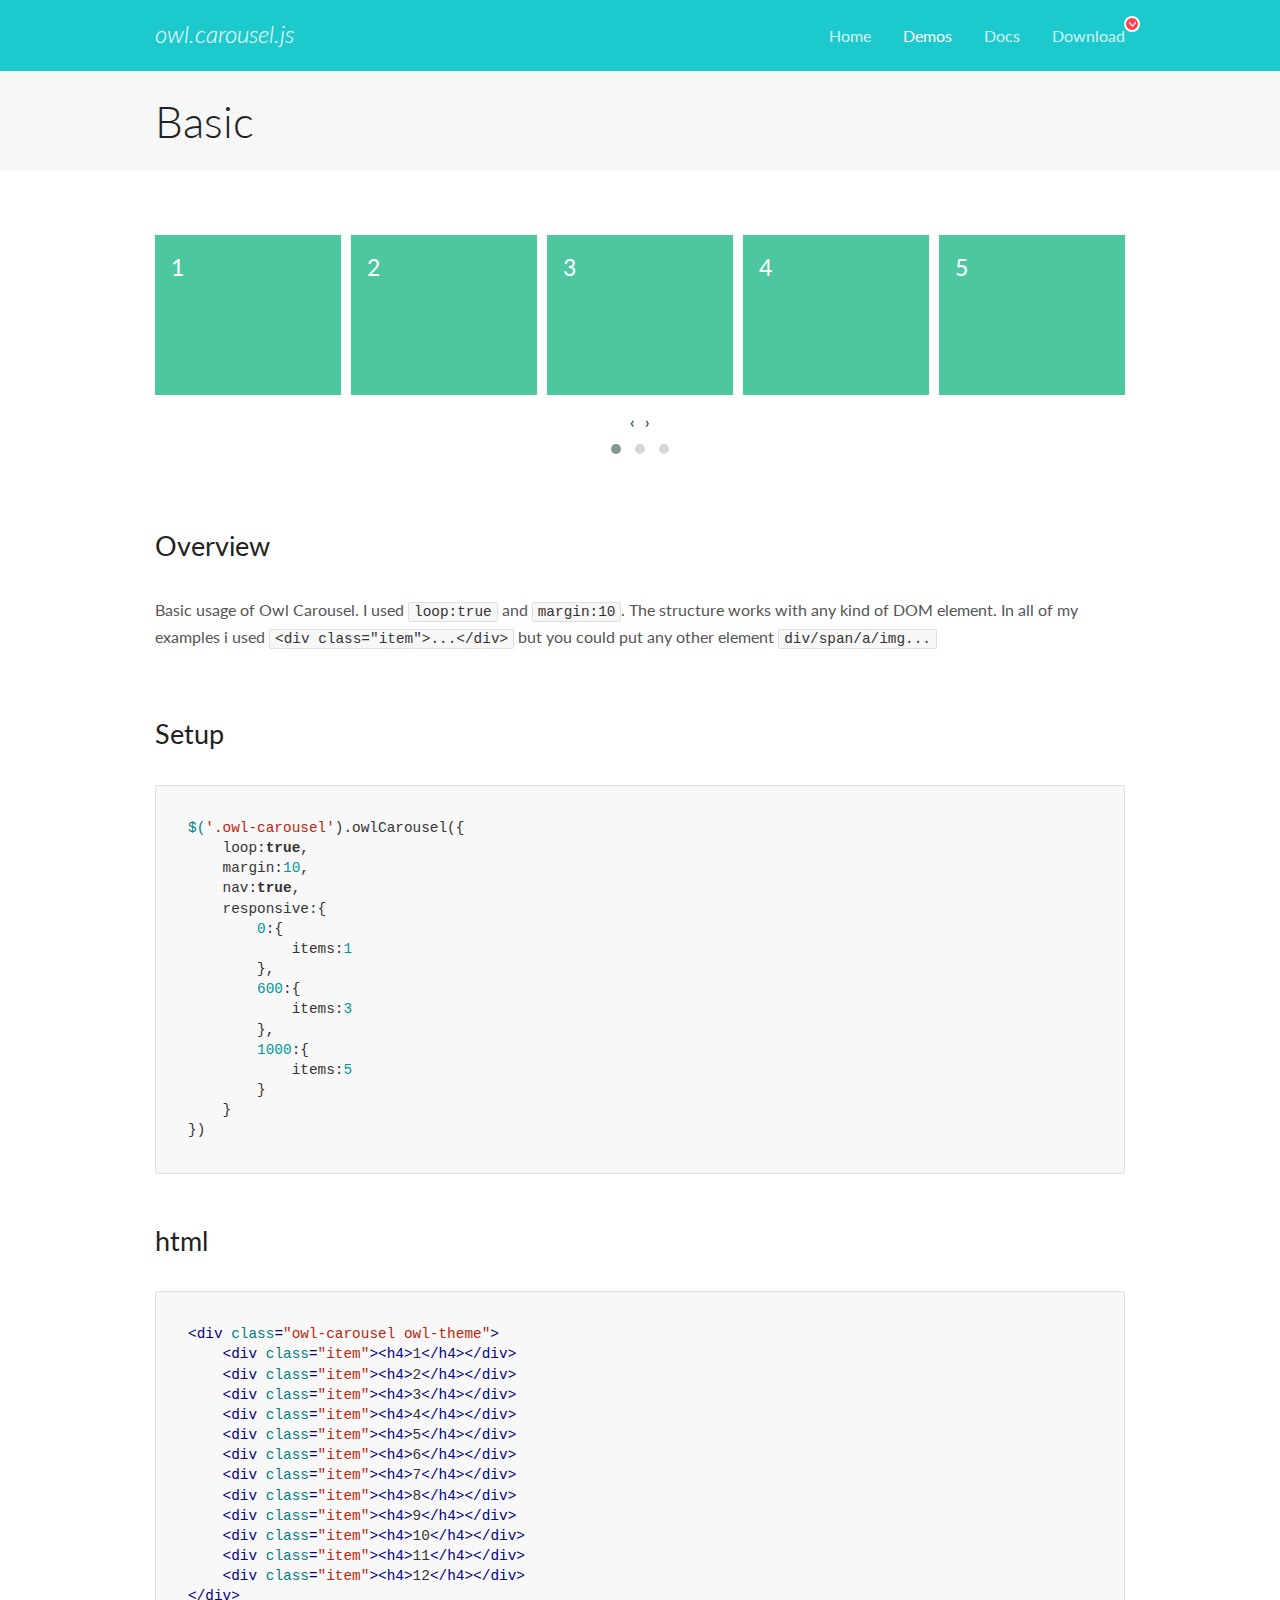
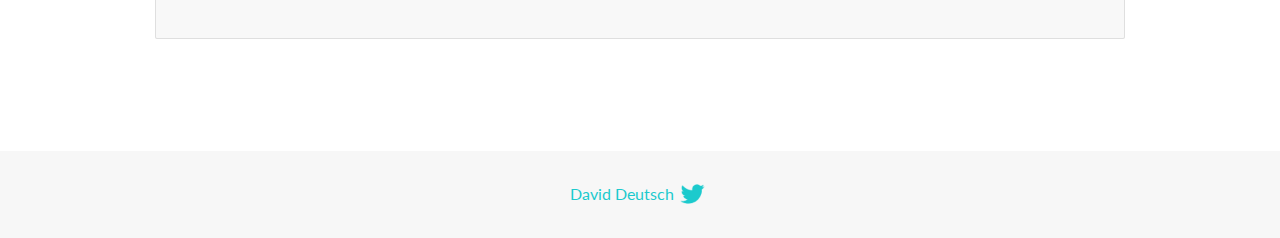
<file: Projetos/OwlCarousel2-2.3.4/docs/demos/basic.html>
<!DOCTYPE html>
<html lang="en">
  <head>

    <!-- head -->
    <meta charset="utf-8">
    <meta name="msapplication-tap-highlight" content="no" />
    <meta name="viewport" content="width=device-width, initial-scale=1.0" />
    <meta name="description" content="Basic usage demo">
    <meta name="author" content="David Deutsch">
    <title>
      Basic Demo | Owl Carousel | 2.3.4
    </title>

    <!-- Stylesheets -->
    <link href='https://fonts.googleapis.com/css?family=Lato:300,400,700,400italic,300italic' rel='stylesheet' type='text/css'>
    <link rel="stylesheet" href="../assets/css/docs.theme.min.css">

    <!-- Owl Stylesheets -->
    <link rel="stylesheet" href="../assets/owlcarousel/assets/owl.carousel.min.css">
    <link rel="stylesheet" href="../assets/owlcarousel/assets/owl.theme.default.min.css">

    <!-- HTML5 shim and Respond.js IE8 support of HTML5 elements and media queries -->

    <!--[if lt IE 9]>
      <script src="https://oss.maxcdn.com/libs/html5shiv/3.7.0/html5shiv.js"></script>
      <script src="https://oss.maxcdn.com/libs/respond.js/1.3.0/respond.min.js"></script>
    <![endif]-->

    <!-- Favicons -->
    <link rel="apple-touch-icon-precomposed" sizes="144x144" href="../assets/ico/apple-touch-icon-144-precomposed.png">
    <link rel="shortcut icon" href="../assets/ico/favicon.png">
    <link rel="shortcut icon" href="favicon.ico">

    <!-- Yeah i know js should not be in header. Its required for demos.-->

    <!-- javascript -->
    <script src="../assets/vendors/jquery.min.js"></script>
    <script src="../assets/owlcarousel/owl.carousel.js"></script>
  </head>
  <body>

    <!-- header -->
    <header class="header">
      <div class="row">
        <div class="large-12 columns">
          <div class="brand left">
            <h3>
              <a href="/OwlCarousel2/">owl.carousel.js</a> 
            </h3>
          </div>
          <a id="toggle-nav" class="right">
            <span></span> <span></span> <span></span> 
          </a> 
          <div class="nav-bar">
            <ul class="clearfix">
              <li> <a href="/OwlCarousel2/index.html">Home</a>  </li>
              <li class="active">
                <a href="/OwlCarousel2/demos/demos.html">Demos</a> 
              </li>
              <li> <a href="/OwlCarousel2/docs/started-welcome.html">Docs</a>  </li>
              <li>
                <a href="https://github.com/OwlCarousel2/OwlCarousel2/archive/2.3.4.zip">Download</a> 
                <span class="download"></span> 
              </li>
            </ul>
          </div>
        </div>
      </div>
    </header>

    <!-- title -->
    <section class="title">
      <div class="row">
        <div class="large-12 columns">
          <h1>Basic</h1>
        </div>
      </div>
    </section>

    <!--  Demos -->
    <section id="demos">
      <div class="row">
        <div class="large-12 columns">
          <div class="owl-carousel owl-theme">
            <div class="item">
              <h4>1</h4>
            </div>
            <div class="item">
              <h4>2</h4>
            </div>
            <div class="item">
              <h4>3</h4>
            </div>
            <div class="item">
              <h4>4</h4>
            </div>
            <div class="item">
              <h4>5</h4>
            </div>
            <div class="item">
              <h4>6</h4>
            </div>
            <div class="item">
              <h4>7</h4>
            </div>
            <div class="item">
              <h4>8</h4>
            </div>
            <div class="item">
              <h4>9</h4>
            </div>
            <div class="item">
              <h4>10</h4>
            </div>
            <div class="item">
              <h4>11</h4>
            </div>
            <div class="item">
              <h4>12</h4>
            </div>
          </div>
          <h3 id="overview">Overview</h3>
          <p>Basic usage of Owl Carousel. I used <code>loop:true</code> and <code>margin:10</code>. The structure works with any kind of DOM element. In all of my examples i used <code>&lt;div class=&quot;item&quot;&gt;...&lt;/div&gt;</code> but you could
            put any other element <code>div/span/a/img...</code></p>
          <h3 id="setup">Setup</h3>
          <pre><code>$(&#39;.owl-carousel&#39;).owlCarousel({
    loop:true,
    margin:10,
    nav:true,
    responsive:{
        0:{
            items:1
        },
        600:{
            items:3
        },
        1000:{
            items:5
        }
    }
})</code></pre>
          <h3 id="html">html</h3>
          <pre><code>&lt;div class=&quot;owl-carousel owl-theme&quot;&gt;
    &lt;div class=&quot;item&quot;&gt;&lt;h4&gt;1&lt;/h4&gt;&lt;/div&gt;
    &lt;div class=&quot;item&quot;&gt;&lt;h4&gt;2&lt;/h4&gt;&lt;/div&gt;
    &lt;div class=&quot;item&quot;&gt;&lt;h4&gt;3&lt;/h4&gt;&lt;/div&gt;
    &lt;div class=&quot;item&quot;&gt;&lt;h4&gt;4&lt;/h4&gt;&lt;/div&gt;
    &lt;div class=&quot;item&quot;&gt;&lt;h4&gt;5&lt;/h4&gt;&lt;/div&gt;
    &lt;div class=&quot;item&quot;&gt;&lt;h4&gt;6&lt;/h4&gt;&lt;/div&gt;
    &lt;div class=&quot;item&quot;&gt;&lt;h4&gt;7&lt;/h4&gt;&lt;/div&gt;
    &lt;div class=&quot;item&quot;&gt;&lt;h4&gt;8&lt;/h4&gt;&lt;/div&gt;
    &lt;div class=&quot;item&quot;&gt;&lt;h4&gt;9&lt;/h4&gt;&lt;/div&gt;
    &lt;div class=&quot;item&quot;&gt;&lt;h4&gt;10&lt;/h4&gt;&lt;/div&gt;
    &lt;div class=&quot;item&quot;&gt;&lt;h4&gt;11&lt;/h4&gt;&lt;/div&gt;
    &lt;div class=&quot;item&quot;&gt;&lt;h4&gt;12&lt;/h4&gt;&lt;/div&gt;
&lt;/div&gt;</code></pre>
          <script>
            $(document).ready(function() {
              var owl = $('.owl-carousel');
              owl.owlCarousel({
                margin: 10,
                nav: true,
                loop: true,
                responsive: {
                  0: {
                    items: 1
                  },
                  600: {
                    items: 3
                  },
                  1000: {
                    items: 5
                  }
                }
              })
            })
          </script>
        </div>
      </div>
    </section>

    <!-- footer -->
    <footer class="footer">
      <div class="row">
        <div class="large-12 columns">
          <h5>
            <a href="/OwlCarousel2/docs/support-contact.html">David Deutsch</a> 
            <a id="custom-tweet-button" href="https://twitter.com/share?url=https://github.com/OwlCarousel2/OwlCarousel2&text=Owl Carousel - This is so awesome! " target="_blank"></a> 
          </h5>
        </div>
      </div>
    </footer>

    <!-- vendors -->
    <script src="../assets/vendors/highlight.js"></script>
    <script src="../assets/js/app.js"></script>
  </body>
</html>
</file>
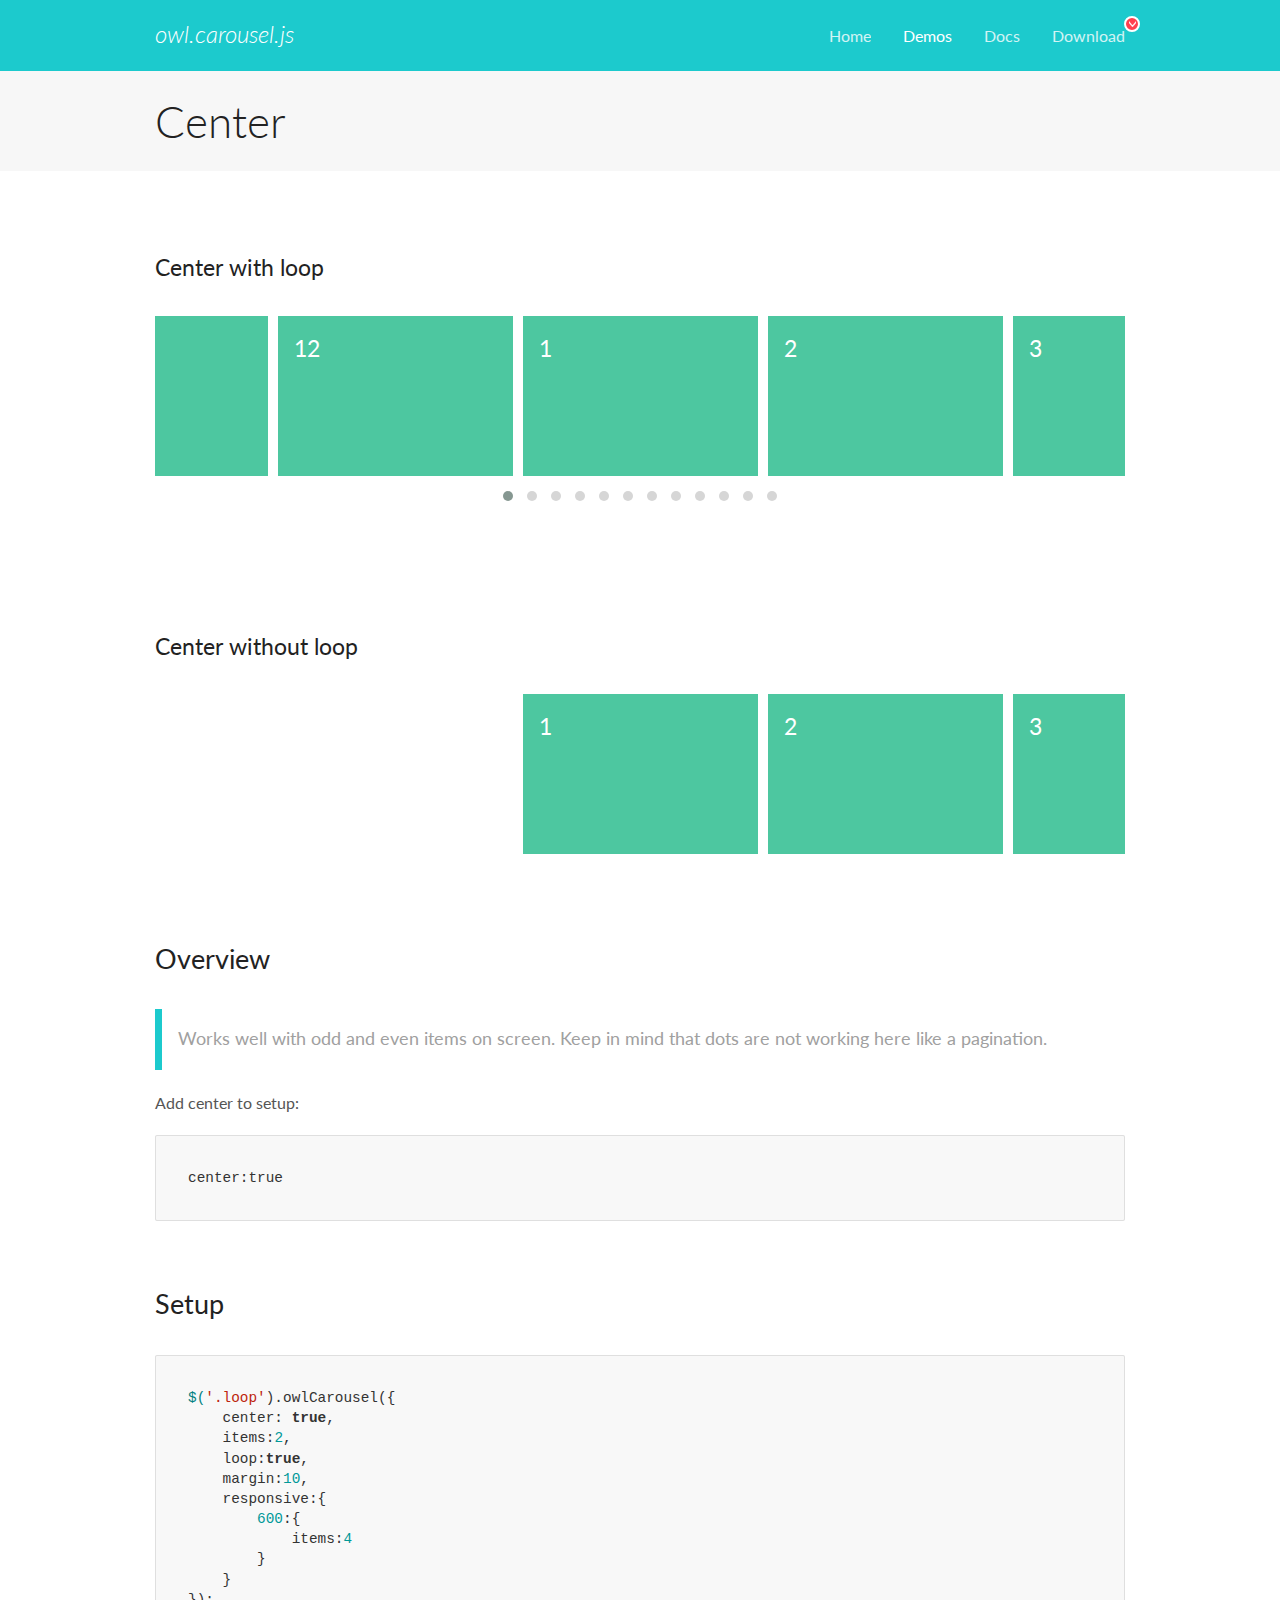
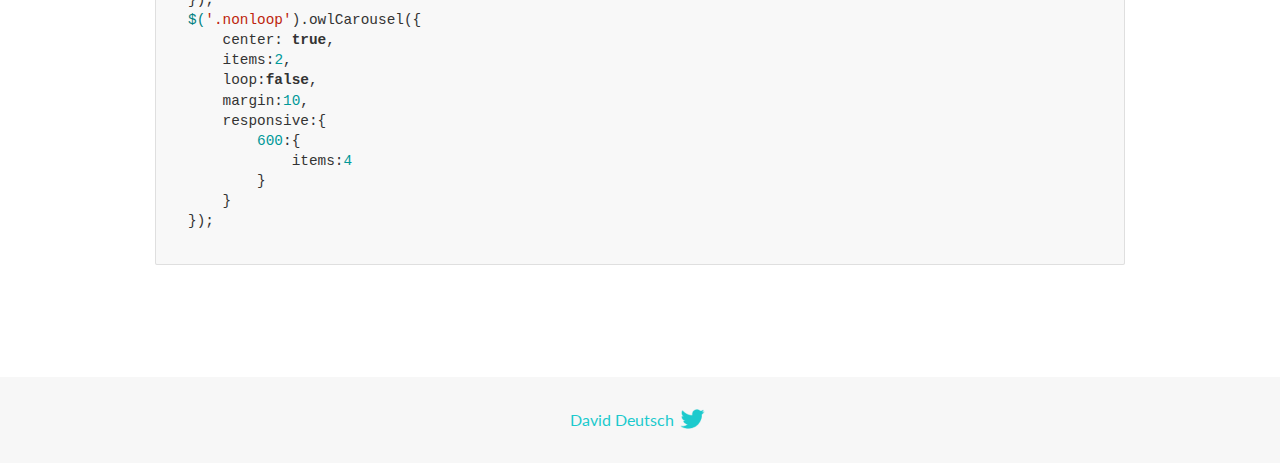
<file: Projetos/OwlCarousel2-2.3.4/docs/demos/center.html>
<!DOCTYPE html>
<html lang="en">
  <head>

    <!-- head -->
    <meta charset="utf-8">
    <meta name="msapplication-tap-highlight" content="no" />
    <meta name="viewport" content="width=device-width, initial-scale=1.0" />
    <meta name="description" content="Center carousel">
    <meta name="author" content="David Deutsch">
    <title>
      Center Demo | Owl Carousel | 2.3.4
    </title>

    <!-- Stylesheets -->
    <link href='https://fonts.googleapis.com/css?family=Lato:300,400,700,400italic,300italic' rel='stylesheet' type='text/css'>
    <link rel="stylesheet" href="../assets/css/docs.theme.min.css">

    <!-- Owl Stylesheets -->
    <link rel="stylesheet" href="../assets/owlcarousel/assets/owl.carousel.min.css">
    <link rel="stylesheet" href="../assets/owlcarousel/assets/owl.theme.default.min.css">

    <!-- HTML5 shim and Respond.js IE8 support of HTML5 elements and media queries -->

    <!--[if lt IE 9]>
      <script src="https://oss.maxcdn.com/libs/html5shiv/3.7.0/html5shiv.js"></script>
      <script src="https://oss.maxcdn.com/libs/respond.js/1.3.0/respond.min.js"></script>
    <![endif]-->

    <!-- Favicons -->
    <link rel="apple-touch-icon-precomposed" sizes="144x144" href="../assets/ico/apple-touch-icon-144-precomposed.png">
    <link rel="shortcut icon" href="../assets/ico/favicon.png">
    <link rel="shortcut icon" href="favicon.ico">

    <!-- Yeah i know js should not be in header. Its required for demos.-->

    <!-- javascript -->
    <script src="../assets/vendors/jquery.min.js"></script>
    <script src="../assets/owlcarousel/owl.carousel.js"></script>
  </head>
  <body>

    <!-- header -->
    <header class="header">
      <div class="row">
        <div class="large-12 columns">
          <div class="brand left">
            <h3>
              <a href="/OwlCarousel2/">owl.carousel.js</a> 
            </h3>
          </div>
          <a id="toggle-nav" class="right">
            <span></span> <span></span> <span></span> 
          </a> 
          <div class="nav-bar">
            <ul class="clearfix">
              <li> <a href="/OwlCarousel2/index.html">Home</a>  </li>
              <li class="active">
                <a href="/OwlCarousel2/demos/demos.html">Demos</a> 
              </li>
              <li> <a href="/OwlCarousel2/docs/started-welcome.html">Docs</a>  </li>
              <li>
                <a href="https://github.com/OwlCarousel2/OwlCarousel2/archive/2.3.4.zip">Download</a> 
                <span class="download"></span> 
              </li>
            </ul>
          </div>
        </div>
      </div>
    </header>

    <!-- title -->
    <section class="title">
      <div class="row">
        <div class="large-12 columns">
          <h1>Center</h1>
        </div>
      </div>
    </section>

    <!--  Demos -->
    <section id="demos">
      <div class="row">
        <div class="large-12 columns">
          <h4 id="center-with-loop">Center with loop</h4>
          <div class="loop owl-carousel owl-theme">
            <div class="item">
              <h4>1</h4>
            </div>
            <div class="item">
              <h4>2</h4>
            </div>
            <div class="item">
              <h4>3</h4>
            </div>
            <div class="item">
              <h4>4</h4>
            </div>
            <div class="item">
              <h4>5</h4>
            </div>
            <div class="item">
              <h4>6</h4>
            </div>
            <div class="item">
              <h4>7</h4>
            </div>
            <div class="item">
              <h4>8</h4>
            </div>
            <div class="item">
              <h4>9</h4>
            </div>
            <div class="item">
              <h4>10</h4>
            </div>
            <div class="item">
              <h4>11</h4>
            </div>
            <div class="item">
              <h4>12</h4>
            </div>
          </div>
          <br>
          <h4 id="center-without-loop">Center without loop</h4>
          <div class="nonloop owl-carousel">
            <div class="item">
              <h4>1</h4>
            </div>
            <div class="item">
              <h4>2</h4>
            </div>
            <div class="item">
              <h4>3</h4>
            </div>
            <div class="item">
              <h4>4</h4>
            </div>
            <div class="item">
              <h4>5</h4>
            </div>
            <div class="item">
              <h4>6</h4>
            </div>
            <div class="item">
              <h4>7</h4>
            </div>
            <div class="item">
              <h4>8</h4>
            </div>
            <div class="item">
              <h4>9</h4>
            </div>
            <div class="item">
              <h4>10</h4>
            </div>
            <div class="item">
              <h4>11</h4>
            </div>
            <div class="item">
              <h4>12</h4>
            </div>
          </div>
          <h3 id="overview">Overview</h3>
          <blockquote>
            <p>Works well with odd and even items on screen. Keep in mind that dots are not working here like a pagination.</p>
          </blockquote>
          <p>Add center to setup:</p>
          <pre><code>center:true</code></pre>
          <h3 id="setup">Setup</h3>
          <pre><code>$(&#39;.loop&#39;).owlCarousel({
    center: true,
    items:2,
    loop:true,
    margin:10,
    responsive:{
        600:{
            items:4
        }
    }
});
$(&#39;.nonloop&#39;).owlCarousel({
    center: true,
    items:2,
    loop:false,
    margin:10,
    responsive:{
        600:{
            items:4
        }
    }
});</code></pre>
          <script>
            jQuery(document).ready(function($) {
              $('.loop').owlCarousel({
                center: true,
                items: 2,
                loop: true,
                margin: 10,
                responsive: {
                  600: {
                    items: 4
                  }
                }
              });
              $('.nonloop').owlCarousel({
                center: true,
                items: 2,
                loop: false,
                margin: 10,
                responsive: {
                  600: {
                    items: 4
                  }
                }
              });
            });
          </script>
        </div>
      </div>
    </section>

    <!-- footer -->
    <footer class="footer">
      <div class="row">
        <div class="large-12 columns">
          <h5>
            <a href="/OwlCarousel2/docs/support-contact.html">David Deutsch</a> 
            <a id="custom-tweet-button" href="https://twitter.com/share?url=https://github.com/OwlCarousel2/OwlCarousel2&text=Owl Carousel - This is so awesome! " target="_blank"></a> 
          </h5>
        </div>
      </div>
    </footer>

    <!-- vendors -->
    <script src="../assets/vendors/highlight.js"></script>
    <script src="../assets/js/app.js"></script>
  </body>
</html>
</file>
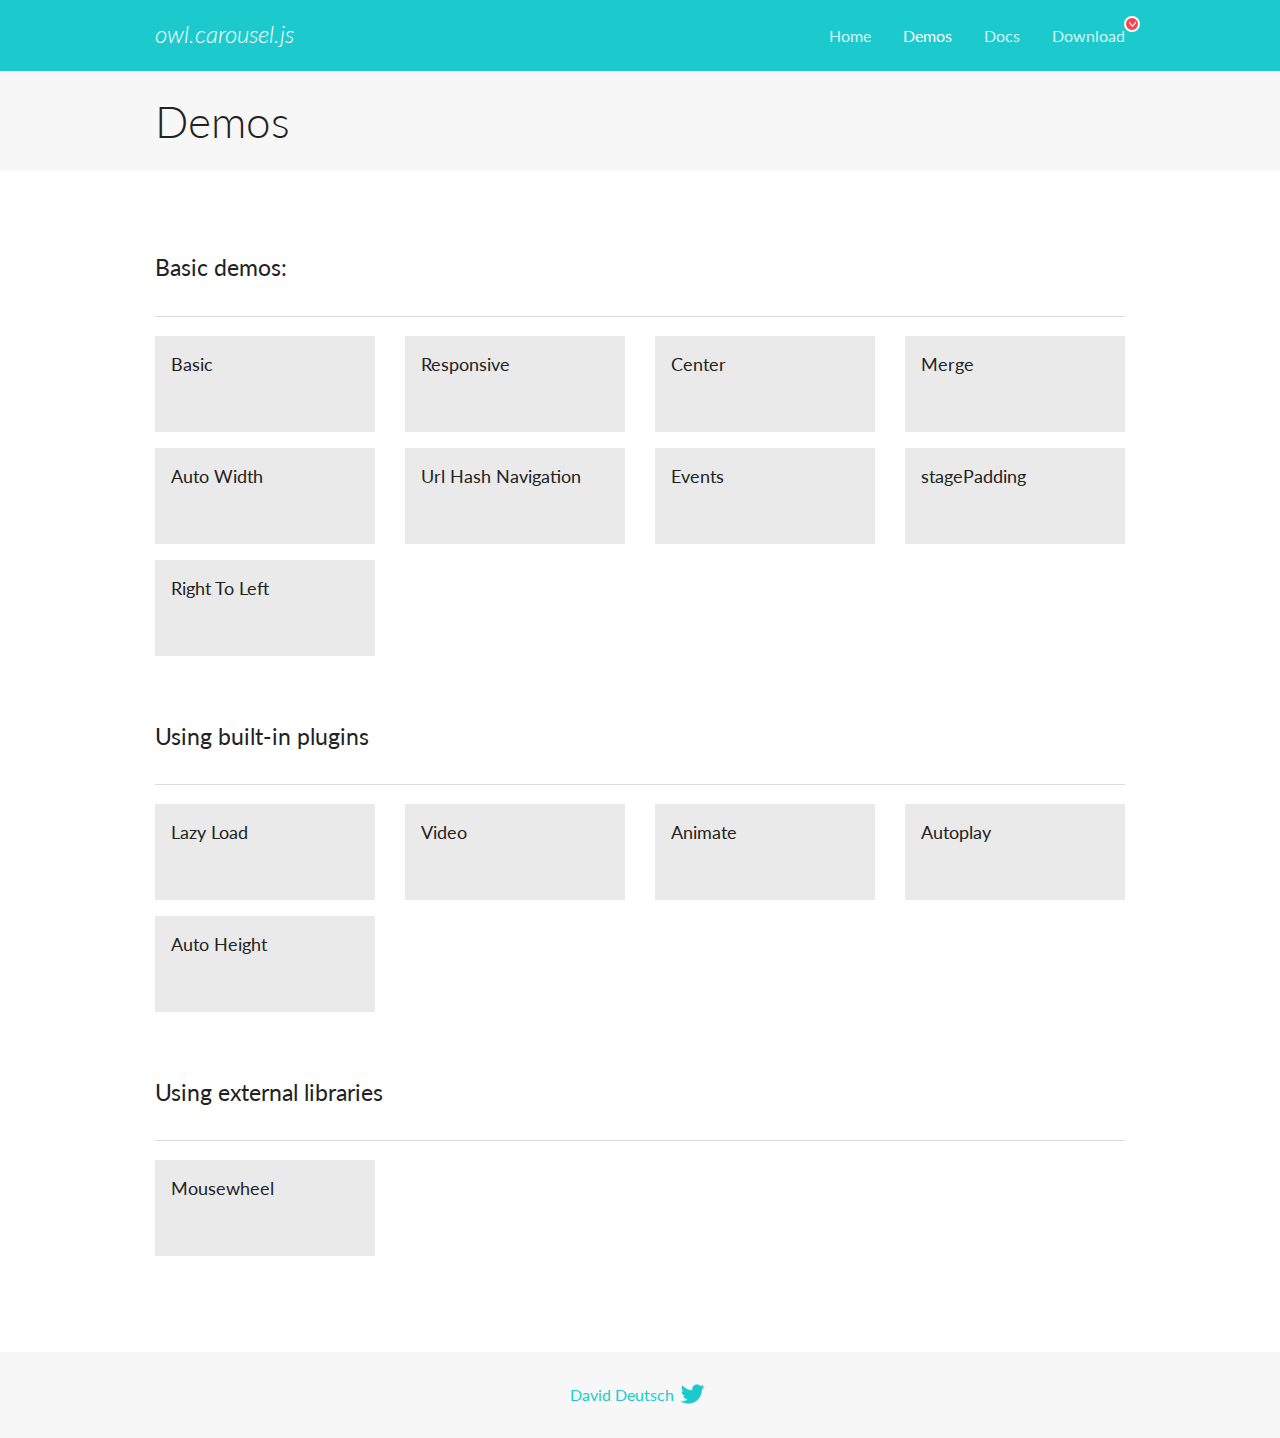
<file: Projetos/OwlCarousel2-2.3.4/docs/demos/demos.html>
<!DOCTYPE html>
<html lang="en">
  <head>

    <!-- head -->
    <meta charset="utf-8">
    <meta name="msapplication-tap-highlight" content="no" />
    <meta name="viewport" content="width=device-width, initial-scale=1.0" />
    <meta name="description" content="A list of Owl Carousel examples.">
    <meta name="author" content="David Deutsch">
    <title>
      Demos | Owl Carousel | 2.3.4
    </title>

    <!-- Stylesheets -->
    <link href='https://fonts.googleapis.com/css?family=Lato:300,400,700,400italic,300italic' rel='stylesheet' type='text/css'>
    <link rel="stylesheet" href="../assets/css/docs.theme.min.css">

    <!-- Owl Stylesheets -->
    <link rel="stylesheet" href="../assets/owlcarousel/assets/owl.carousel.min.css">
    <link rel="stylesheet" href="../assets/owlcarousel/assets/owl.theme.default.min.css">

    <!-- HTML5 shim and Respond.js IE8 support of HTML5 elements and media queries -->

    <!--[if lt IE 9]>
      <script src="https://oss.maxcdn.com/libs/html5shiv/3.7.0/html5shiv.js"></script>
      <script src="https://oss.maxcdn.com/libs/respond.js/1.3.0/respond.min.js"></script>
    <![endif]-->

    <!-- Favicons -->
    <link rel="apple-touch-icon-precomposed" sizes="144x144" href="../assets/ico/apple-touch-icon-144-precomposed.png">
    <link rel="shortcut icon" href="../assets/ico/favicon.png">
    <link rel="shortcut icon" href="favicon.ico">

    <!-- Yeah i know js should not be in header. Its required for demos.-->

    <!-- javascript -->
    <script src="../assets/vendors/jquery.min.js"></script>
    <script src="../assets/owlcarousel/owl.carousel.js"></script>
  </head>
  <body>

    <!-- header -->
    <header class="header">
      <div class="row">
        <div class="large-12 columns">
          <div class="brand left">
            <h3>
              <a href="/OwlCarousel2/">owl.carousel.js</a> 
            </h3>
          </div>
          <a id="toggle-nav" class="right">
            <span></span> <span></span> <span></span> 
          </a> 
          <div class="nav-bar">
            <ul class="clearfix">
              <li> <a href="/OwlCarousel2/index.html">Home</a>  </li>
              <li class="active">
                <a href="/OwlCarousel2/demos/demos.html">Demos</a> 
              </li>
              <li> <a href="/OwlCarousel2/docs/started-welcome.html">Docs</a>  </li>
              <li>
                <a href="https://github.com/OwlCarousel2/OwlCarousel2/archive/2.3.4.zip">Download</a> 
                <span class="download"></span> 
              </li>
            </ul>
          </div>
        </div>
      </div>
    </header>

    <!-- title -->
    <section class="title">
      <div class="row">
        <div class="large-12 columns">
          <h1>Demos</h1>
        </div>
      </div>
    </section>

    <!--  Demos -->
    <section id="demos">
      <div class="row">
        <div class="large-12 columns">
          <h4 id="basic-demos-">Basic demos:</h4>
          <hr>
          <div class="demo-list">
            <div class="row">
              <div class="small-6 medium-4 large-3 columns">
                <a href="basic.html" class="demo-block">
                  <h5>Basic </h5>
                </a> 
              </div>
              <div class="small-6 medium-4 large-3 columns">
                <a href="responsive.html" class="demo-block">
                  <h5>Responsive </h5>
                </a> 
              </div>
              <div class="small-6 medium-4 large-3 columns">
                <a href="center.html" class="demo-block">
                  <h5>Center </h5>
                </a> 
              </div>
              <div class="small-6 medium-4 large-3 columns">
                <a href="merge.html" class="demo-block">
                  <h5>Merge </h5>
                </a> 
              </div>
              <div class="small-6 medium-4 large-3 columns">
                <a href="autowidth.html" class="demo-block">
                  <h5>Auto Width </h5>
                </a> 
              </div>
              <div class="small-6 medium-4 large-3 columns">
                <a href="urlhashnav.html" class="demo-block">
                  <h5>Url Hash Navigation </h5>
                </a> 
              </div>
              <div class="small-6 medium-4 large-3 columns">
                <a href="events.html" class="demo-block">
                  <h5>Events </h5>
                </a> 
              </div>
              <div class="small-6 medium-4 large-3 columns">
                <a href="stagepadding.html" class="demo-block">
                  <h5>stagePadding </h5>
                </a> 
              </div>
              <div class="small-6 medium-4 large-3 columns">
                <a href="rtl.html" class="demo-block">
                  <h5>Right To Left </h5>
                </a> 
              </div>
            </div>
          </div>
          <h4 id="using-built-in-plugins">Using built-in plugins</h4>
          <hr>
          <div class="demo-list">
            <div class="row">
              <div class="small-6 medium-4 large-3 columns">
                <a href="lazyLoad.html" class="demo-block">
                  <h5>Lazy Load </h5>
                </a> 
              </div>
              <div class="small-6 medium-4 large-3 columns">
                <a href="video.html" class="demo-block">
                  <h5>Video </h5>
                </a> 
              </div>
              <div class="small-6 medium-4 large-3 columns">
                <a href="animate.html" class="demo-block">
                  <h5>Animate </h5>
                </a> 
              </div>
              <div class="small-6 medium-4 large-3 columns">
                <a href="autoplay.html" class="demo-block">
                  <h5>Autoplay </h5>
                </a> 
              </div>
              <div class="small-6 medium-4 large-3 columns">
                <a href="autoheight.html" class="demo-block">
                  <h5>Auto Height </h5>
                </a> 
              </div>
            </div>
          </div>
          <h4 id="using-external-libraries">Using external libraries</h4>
          <hr>
          <div class="demo-list">
            <div class="row">
              <div class="small-6 medium-4 large-3 columns">
                <a href="mousewheel.html" class="demo-block">
                  <h5>Mousewheel </h5>
                </a> 
              </div>
            </div>
          </div>
        </div>
      </div>
    </section>

    <!-- footer -->
    <footer class="footer">
      <div class="row">
        <div class="large-12 columns">
          <h5>
            <a href="/OwlCarousel2/docs/support-contact.html">David Deutsch</a> 
            <a id="custom-tweet-button" href="https://twitter.com/share?url=https://github.com/OwlCarousel2/OwlCarousel2&text=Owl Carousel - This is so awesome! " target="_blank"></a> 
          </h5>
        </div>
      </div>
    </footer>

    <!-- vendors -->
    <script src="../assets/vendors/highlight.js"></script>
    <script src="../assets/js/app.js"></script>
  </body>
</html>
</file>
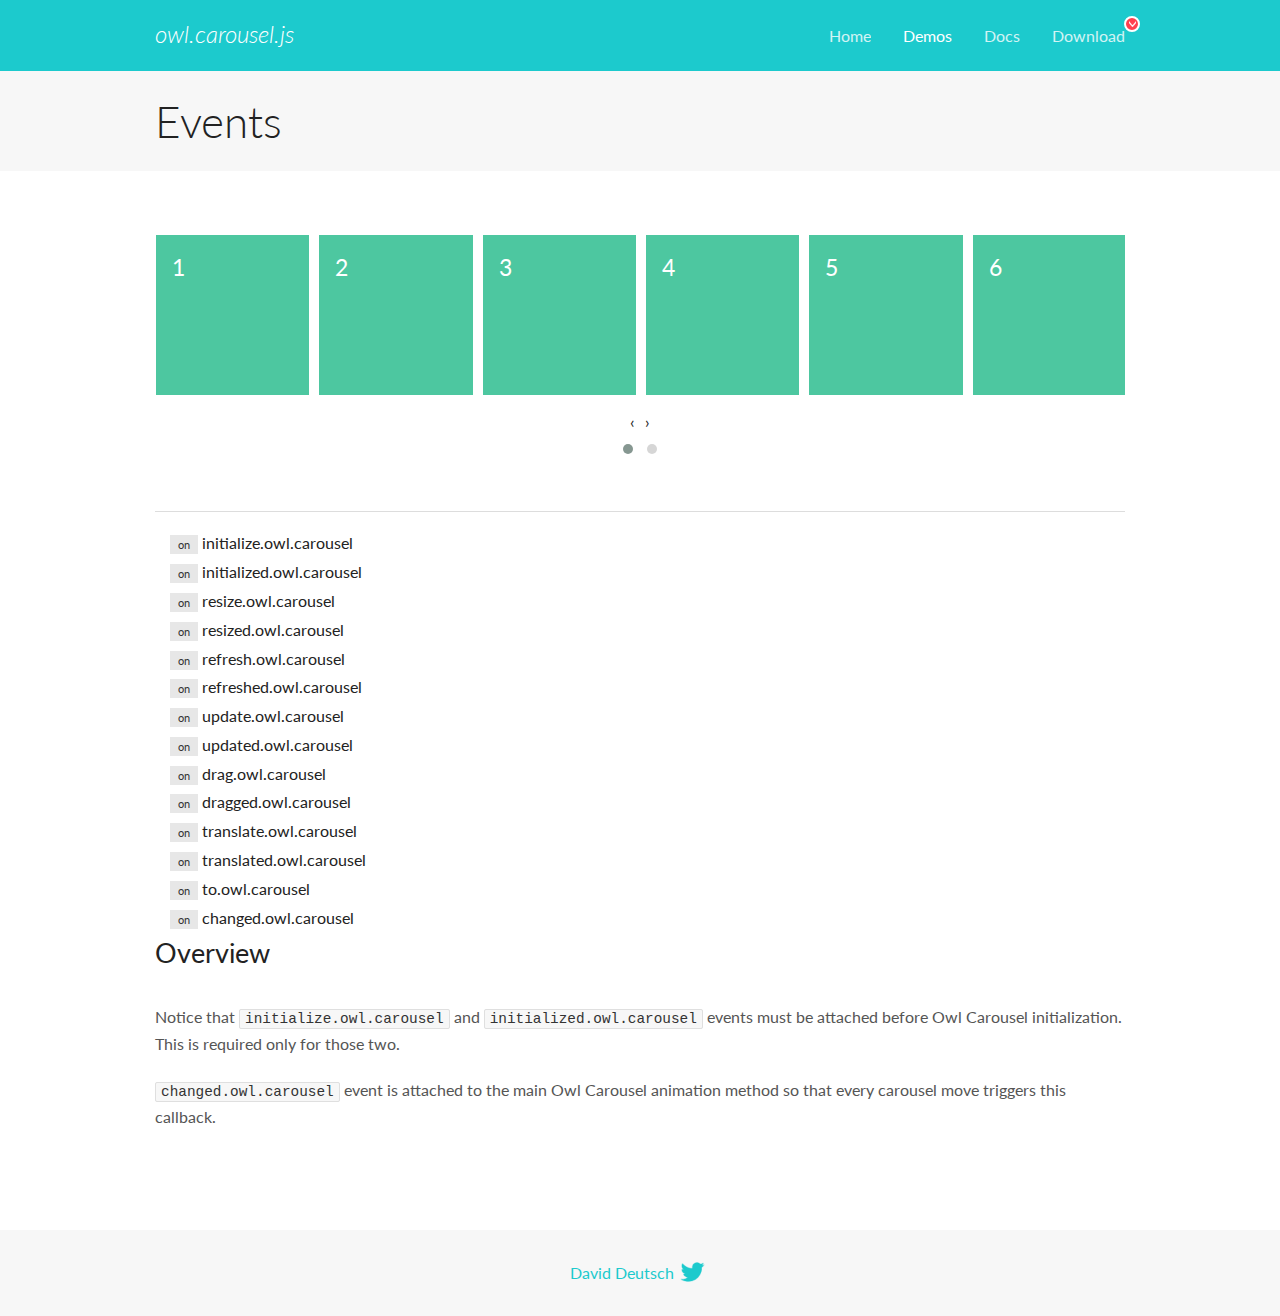
<file: Projetos/OwlCarousel2-2.3.4/docs/demos/events.html>
<!DOCTYPE html>
<html lang="en">
  <head>

    <!-- head -->
    <meta charset="utf-8">
    <meta name="msapplication-tap-highlight" content="no" />
    <meta name="viewport" content="width=device-width, initial-scale=1.0" />
    <meta name="description" content="Events usage demo">
    <meta name="author" content="David Deutsch">
    <title>
      Events Demo | Owl Carousel | 2.3.4
    </title>

    <!-- Stylesheets -->
    <link href='https://fonts.googleapis.com/css?family=Lato:300,400,700,400italic,300italic' rel='stylesheet' type='text/css'>
    <link rel="stylesheet" href="../assets/css/docs.theme.min.css">

    <!-- Owl Stylesheets -->
    <link rel="stylesheet" href="../assets/owlcarousel/assets/owl.carousel.min.css">
    <link rel="stylesheet" href="../assets/owlcarousel/assets/owl.theme.default.min.css">

    <!-- HTML5 shim and Respond.js IE8 support of HTML5 elements and media queries -->

    <!--[if lt IE 9]>
      <script src="https://oss.maxcdn.com/libs/html5shiv/3.7.0/html5shiv.js"></script>
      <script src="https://oss.maxcdn.com/libs/respond.js/1.3.0/respond.min.js"></script>
    <![endif]-->

    <!-- Favicons -->
    <link rel="apple-touch-icon-precomposed" sizes="144x144" href="../assets/ico/apple-touch-icon-144-precomposed.png">
    <link rel="shortcut icon" href="../assets/ico/favicon.png">
    <link rel="shortcut icon" href="favicon.ico">

    <!-- Yeah i know js should not be in header. Its required for demos.-->

    <!-- javascript -->
    <script src="../assets/vendors/jquery.min.js"></script>
    <script src="../assets/owlcarousel/owl.carousel.js"></script>
  </head>
  <body>

    <!-- header -->
    <header class="header">
      <div class="row">
        <div class="large-12 columns">
          <div class="brand left">
            <h3>
              <a href="/OwlCarousel2/">owl.carousel.js</a> 
            </h3>
          </div>
          <a id="toggle-nav" class="right">
            <span></span> <span></span> <span></span> 
          </a> 
          <div class="nav-bar">
            <ul class="clearfix">
              <li> <a href="/OwlCarousel2/index.html">Home</a>  </li>
              <li class="active">
                <a href="/OwlCarousel2/demos/demos.html">Demos</a> 
              </li>
              <li> <a href="/OwlCarousel2/docs/started-welcome.html">Docs</a>  </li>
              <li>
                <a href="https://github.com/OwlCarousel2/OwlCarousel2/archive/2.3.4.zip">Download</a> 
                <span class="download"></span> 
              </li>
            </ul>
          </div>
        </div>
      </div>
    </header>

    <!-- title -->
    <section class="title">
      <div class="row">
        <div class="large-12 columns">
          <h1>Events</h1>
        </div>
      </div>
    </section>

    <!--  Demos -->
    <section id="demos">
      <div class="row">
        <div class="large-12 columns">
          <div class="owl-carousel owl-theme">
            <div class="item">
              <h4>1</h4>
            </div>
            <div class="item">
              <h4>2</h4>
            </div>
            <div class="item">
              <h4>3</h4>
            </div>
            <div class="item">
              <h4>4</h4>
            </div>
            <div class="item">
              <h4>5</h4>
            </div>
            <div class="item">
              <h4>6</h4>
            </div>
            <div class="item">
              <h4>7</h4>
            </div>
            <div class="item">
              <h4>8</h4>
            </div>
            <div class="item">
              <h4>9</h4>
            </div>
            <div class="item">
              <h4>10</h4>
            </div>
            <div class="item">
              <h4>11</h4>
            </div>
            <div class="item">
              <h4>12</h4>
            </div>
          </div>
          <hr>
          <div class="large-12 columns callbacks">
            <div><span class="label secondary initialize">on</span>  initialize.owl.carousel </div>
            <div><span class="label secondary initialized">on</span>  initialized.owl.carousel </div>
            <div><span class="label secondary resize">on</span>  resize.owl.carousel </div>
            <div><span class="label secondary resized">on</span>  resized.owl.carousel </div>
            <div><span class="label secondary refresh">on</span>  refresh.owl.carousel </div>
            <div><span class="label secondary refreshed">on</span>  refreshed.owl.carousel </div>
            <div><span class="label secondary update">on</span>  update.owl.carousel </div>
            <div><span class="label secondary updated">on</span>  updated.owl.carousel </div>
            <div><span class="label secondary drag">on</span>  drag.owl.carousel </div>
            <div><span class="label secondary dragged">on</span>  dragged.owl.carousel </div>
            <div><span class="label secondary translate">on</span>  translate.owl.carousel </div>
            <div><span class="label secondary translated">on</span>  translated.owl.carousel </div>
            <div><span class="label secondary to">on</span>  to.owl.carousel </div>
            <div><span class="label secondary changed">on</span>  changed.owl.carousel </div>
          </div>
          <h3 id="overview">Overview</h3>
          <p>Notice that <code>initialize.owl.carousel</code> and <code>initialized.owl.carousel</code> events must be attached before Owl Carousel initialization. This is required only for those two.</p>
          <p><code>changed.owl.carousel</code> event is attached to the main Owl Carousel animation method so that every carousel move triggers this callback.</p>
          <script>
            jQuery(document).ready(function($) {
              var owl = $('.owl-carousel');
              owl.on('initialize.owl.carousel initialized.owl.carousel ' +
                'initialize.owl.carousel initialize.owl.carousel ' +
                'resize.owl.carousel resized.owl.carousel ' +
                'refresh.owl.carousel refreshed.owl.carousel ' +
                'update.owl.carousel updated.owl.carousel ' +
                'drag.owl.carousel dragged.owl.carousel ' +
                'translate.owl.carousel translated.owl.carousel ' +
                'to.owl.carousel changed.owl.carousel',
                function(e) {
                  $('.' + e.type)
                    .removeClass('secondary')
                    .addClass('success');
                  window.setTimeout(function() {
                    $('.' + e.type)
                      .removeClass('success')
                      .addClass('secondary');
                  }, 500);
                });
              owl.owlCarousel({
                loop: true,
                nav: true,
                lazyLoad: true,
                margin: 10,
                video: true,
                responsive: {
                  0: {
                    items: 1
                  },
                  600: {
                    items: 3
                  },
                  960: {
                    items: 5,
                  },
                  1200: {
                    items: 6
                  }
                }
              });
            });
          </script>
        </div>
      </div>
    </section>

    <!-- footer -->
    <footer class="footer">
      <div class="row">
        <div class="large-12 columns">
          <h5>
            <a href="/OwlCarousel2/docs/support-contact.html">David Deutsch</a> 
            <a id="custom-tweet-button" href="https://twitter.com/share?url=https://github.com/OwlCarousel2/OwlCarousel2&text=Owl Carousel - This is so awesome! " target="_blank"></a> 
          </h5>
        </div>
      </div>
    </footer>

    <!-- vendors -->
    <script src="../assets/vendors/highlight.js"></script>
    <script src="../assets/js/app.js"></script>
  </body>
</html>
</file>
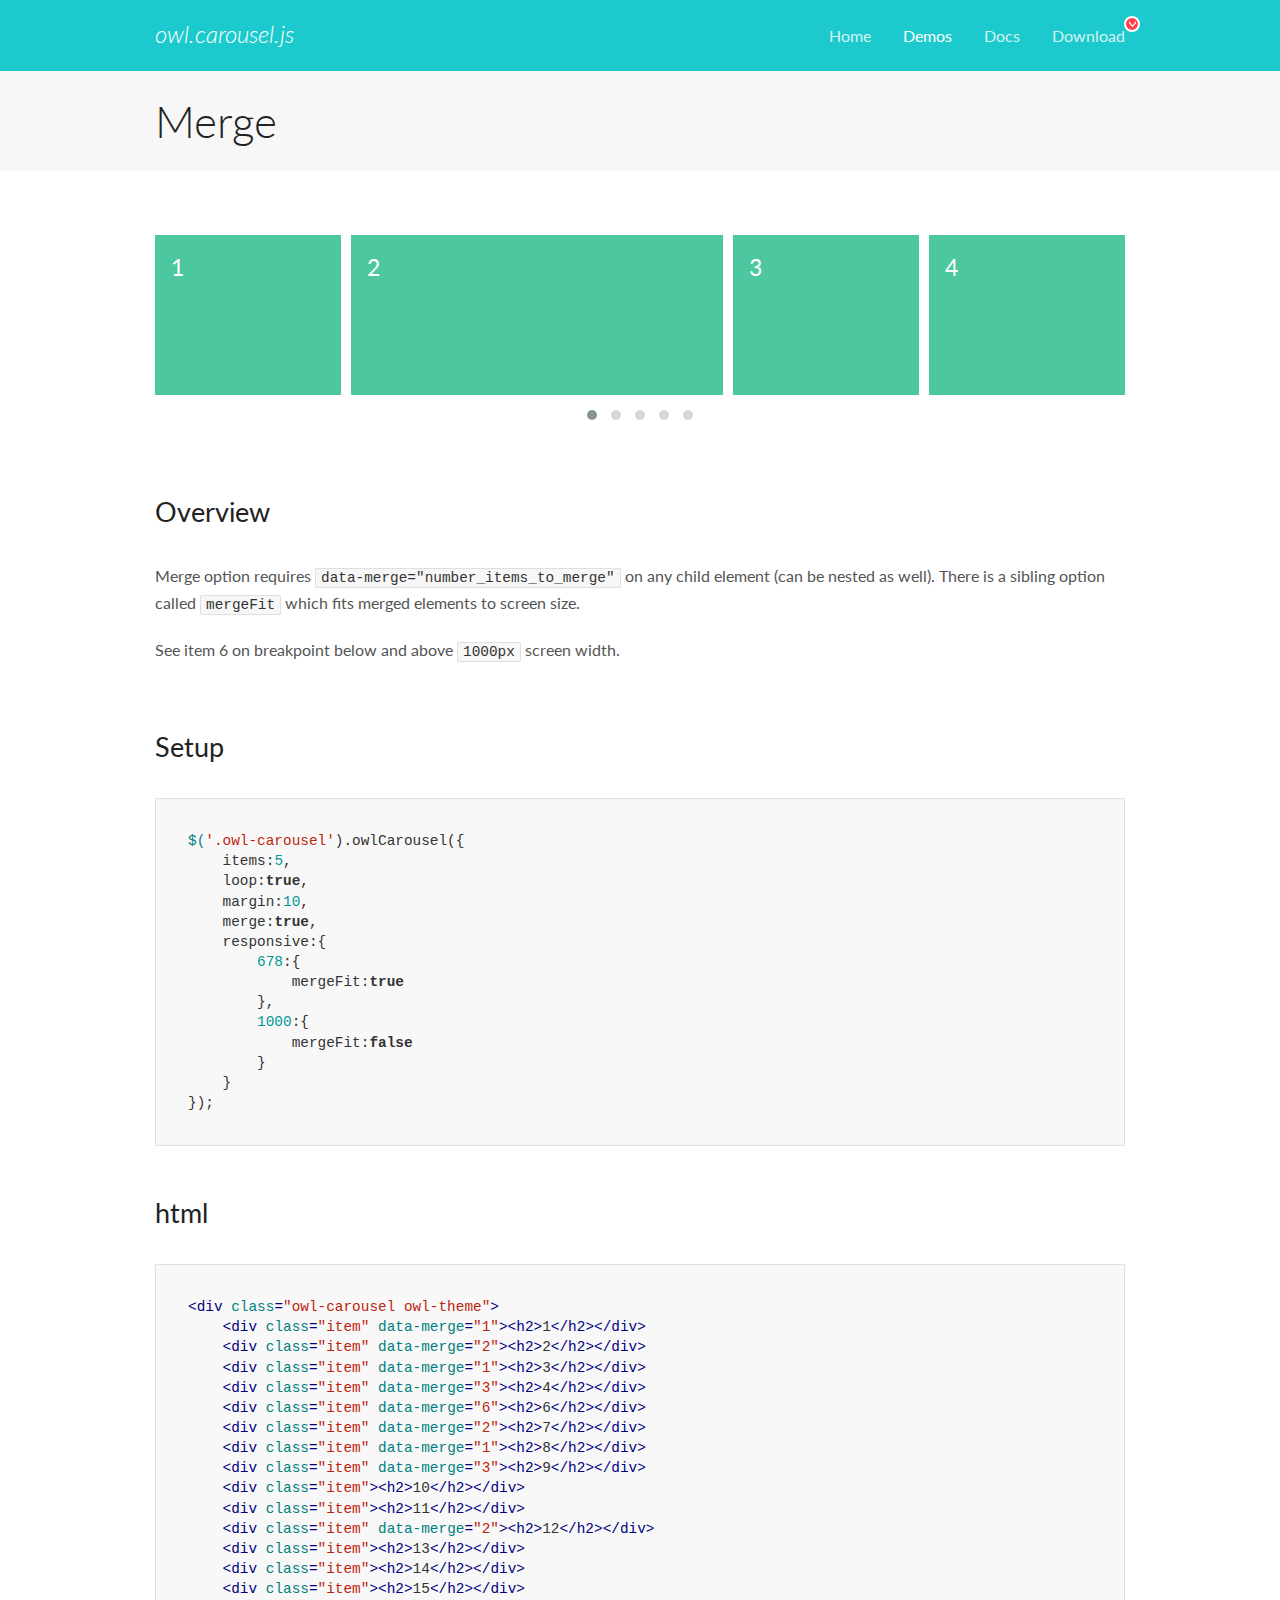
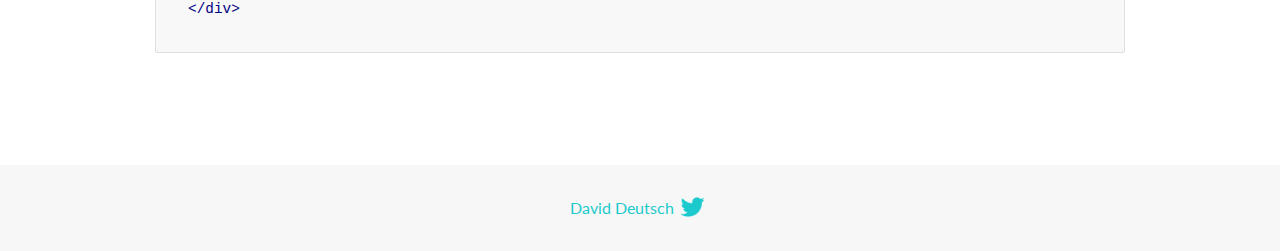
<file: Projetos/OwlCarousel2-2.3.4/docs/demos/merge.html>
<!DOCTYPE html>
<html lang="en">
  <head>

    <!-- head -->
    <meta charset="utf-8">
    <meta name="msapplication-tap-highlight" content="no" />
    <meta name="viewport" content="width=device-width, initial-scale=1.0" />
    <meta name="description" content="Merge Items">
    <meta name="author" content="David Deutsch">
    <title>
      Merge Demo | Owl Carousel | 2.3.4
    </title>

    <!-- Stylesheets -->
    <link href='https://fonts.googleapis.com/css?family=Lato:300,400,700,400italic,300italic' rel='stylesheet' type='text/css'>
    <link rel="stylesheet" href="../assets/css/docs.theme.min.css">

    <!-- Owl Stylesheets -->
    <link rel="stylesheet" href="../assets/owlcarousel/assets/owl.carousel.min.css">
    <link rel="stylesheet" href="../assets/owlcarousel/assets/owl.theme.default.min.css">

    <!-- HTML5 shim and Respond.js IE8 support of HTML5 elements and media queries -->

    <!--[if lt IE 9]>
      <script src="https://oss.maxcdn.com/libs/html5shiv/3.7.0/html5shiv.js"></script>
      <script src="https://oss.maxcdn.com/libs/respond.js/1.3.0/respond.min.js"></script>
    <![endif]-->

    <!-- Favicons -->
    <link rel="apple-touch-icon-precomposed" sizes="144x144" href="../assets/ico/apple-touch-icon-144-precomposed.png">
    <link rel="shortcut icon" href="../assets/ico/favicon.png">
    <link rel="shortcut icon" href="favicon.ico">

    <!-- Yeah i know js should not be in header. Its required for demos.-->

    <!-- javascript -->
    <script src="../assets/vendors/jquery.min.js"></script>
    <script src="../assets/owlcarousel/owl.carousel.js"></script>
  </head>
  <body>

    <!-- header -->
    <header class="header">
      <div class="row">
        <div class="large-12 columns">
          <div class="brand left">
            <h3>
              <a href="/OwlCarousel2/">owl.carousel.js</a> 
            </h3>
          </div>
          <a id="toggle-nav" class="right">
            <span></span> <span></span> <span></span> 
          </a> 
          <div class="nav-bar">
            <ul class="clearfix">
              <li> <a href="/OwlCarousel2/index.html">Home</a>  </li>
              <li class="active">
                <a href="/OwlCarousel2/demos/demos.html">Demos</a> 
              </li>
              <li> <a href="/OwlCarousel2/docs/started-welcome.html">Docs</a>  </li>
              <li>
                <a href="https://github.com/OwlCarousel2/OwlCarousel2/archive/2.3.4.zip">Download</a> 
                <span class="download"></span> 
              </li>
            </ul>
          </div>
        </div>
      </div>
    </header>

    <!-- title -->
    <section class="title">
      <div class="row">
        <div class="large-12 columns">
          <h1>Merge</h1>
        </div>
      </div>
    </section>

    <!--  Demos -->
    <section id="demos">
      <div class="row">
        <div class="large-12 columns">
          <div class="owl-carousel owl-theme">
            <div class="item" data-merge="1">
              <h4>1</h4>
            </div>
            <div class="item" data-merge="2">
              <h4>2</h4>
            </div>
            <div class="item" data-merge="1">
              <h4>3</h4>
            </div>
            <div class="item" data-merge="3">
              <h4>4</h4>
            </div>
            <div class="item" data-merge="6">
              <h4>6</h4>
            </div>
            <div class="item" data-merge="2">
              <h4>7</h4>
            </div>
            <div class="item" data-merge="1">
              <h4>8</h4>
            </div>
            <div class="item" data-merge="3">
              <h4>9</h4>
            </div>
            <div class="item">
              <h4>10</h4>
            </div>
            <div class="item">
              <h4>11</h4>
            </div>
            <div class="item" data-merge="2">
              <h4>12</h4>
            </div>
            <div class="item">
              <h4>13</h4>
            </div>
            <div class="item">
              <h4>14</h4>
            </div>
            <div class="item">
              <h4>15</h4>
            </div>
          </div>
          <h3 id="overview">Overview</h3>
          <p>Merge option requires <code>data-merge=&quot;number_items_to_merge&quot;</code> on any child element (can be nested as well). There is a sibling option called <code>mergeFit</code> which fits merged elements to screen size. </p>
          <p>See item 6 on breakpoint below and above <code>1000px</code> screen width.</p>
          <h3 id="setup">Setup</h3>
          <pre><code>$(&#39;.owl-carousel&#39;).owlCarousel({
    items:5,
    loop:true,
    margin:10,
    merge:true,
    responsive:{
        678:{
            mergeFit:true
        },
        1000:{
            mergeFit:false
        }
    }
});</code></pre>
          <h3 id="html">html</h3>
          <pre><code>&lt;div class=&quot;owl-carousel owl-theme&quot;&gt;
    &lt;div class=&quot;item&quot; data-merge=&quot;1&quot;&gt;&lt;h2&gt;1&lt;/h2&gt;&lt;/div&gt;
    &lt;div class=&quot;item&quot; data-merge=&quot;2&quot;&gt;&lt;h2&gt;2&lt;/h2&gt;&lt;/div&gt;
    &lt;div class=&quot;item&quot; data-merge=&quot;1&quot;&gt;&lt;h2&gt;3&lt;/h2&gt;&lt;/div&gt;
    &lt;div class=&quot;item&quot; data-merge=&quot;3&quot;&gt;&lt;h2&gt;4&lt;/h2&gt;&lt;/div&gt;
    &lt;div class=&quot;item&quot; data-merge=&quot;6&quot;&gt;&lt;h2&gt;6&lt;/h2&gt;&lt;/div&gt;
    &lt;div class=&quot;item&quot; data-merge=&quot;2&quot;&gt;&lt;h2&gt;7&lt;/h2&gt;&lt;/div&gt;
    &lt;div class=&quot;item&quot; data-merge=&quot;1&quot;&gt;&lt;h2&gt;8&lt;/h2&gt;&lt;/div&gt;
    &lt;div class=&quot;item&quot; data-merge=&quot;3&quot;&gt;&lt;h2&gt;9&lt;/h2&gt;&lt;/div&gt;
    &lt;div class=&quot;item&quot;&gt;&lt;h2&gt;10&lt;/h2&gt;&lt;/div&gt;
    &lt;div class=&quot;item&quot;&gt;&lt;h2&gt;11&lt;/h2&gt;&lt;/div&gt;
    &lt;div class=&quot;item&quot; data-merge=&quot;2&quot;&gt;&lt;h2&gt;12&lt;/h2&gt;&lt;/div&gt;
    &lt;div class=&quot;item&quot;&gt;&lt;h2&gt;13&lt;/h2&gt;&lt;/div&gt;
    &lt;div class=&quot;item&quot;&gt;&lt;h2&gt;14&lt;/h2&gt;&lt;/div&gt;
    &lt;div class=&quot;item&quot;&gt;&lt;h2&gt;15&lt;/h2&gt;&lt;/div&gt;
&lt;/div&gt;</code></pre>
          <script>
            $(document).ready(function() {
              $('.owl-carousel').owlCarousel({
                items: 5,
                loop: true,
                margin: 10,
                merge: true,
                responsive: {
                  678: {
                    mergeFit: true
                  },
                  1000: {
                    mergeFit: false
                  }
                }
              });
            })
          </script>
        </div>
      </div>
    </section>

    <!-- footer -->
    <footer class="footer">
      <div class="row">
        <div class="large-12 columns">
          <h5>
            <a href="/OwlCarousel2/docs/support-contact.html">David Deutsch</a> 
            <a id="custom-tweet-button" href="https://twitter.com/share?url=https://github.com/OwlCarousel2/OwlCarousel2&text=Owl Carousel - This is so awesome! " target="_blank"></a> 
          </h5>
        </div>
      </div>
    </footer>

    <!-- vendors -->
    <script src="../assets/vendors/highlight.js"></script>
    <script src="../assets/js/app.js"></script>
  </body>
</html>
</file>
<file: Projetos/PaginaLogin-Instagram/style/instagram.css>
@charset "UTF-8";

*{
    margin: 0%;
    padding: 0%;
    text-decoration: none;
    font-family: Arial, Helvetica, sans-serif;
    font-size: 14px;
}
body{
    width: 100%;
    background-color: white;
    display: flex;
    justify-content: center;
}
main{
    display: flex;
}

.insta-container{
    display: flex;
    align-items: center;
    justify-content: start;
    width: 60%;
    height: 100vh;

}
.insta-imgcel{
    display: flex;
    align-items: center;
    justify-content: center;
    width: 50%;
}
.insta-continuar{
    height: 100%;
    width: 50%;
    display: flex;
    align-items: center;
    justify-content: space-around;
    flex-direction: column;
}
.quadro{
    max-width: 350px;
    display: flex;
    justify-content: space-between;
    align-items: center;
    flex-direction: column;
    background-color: white;
    width: 100%;
    padding: 2.2rem 0rem;
    border: 1px solid lightgrey;
}
.baixarapp{
    max-width: 350px;
    display: flex;
    justify-content: space-between;
    align-items: center;
    flex-direction: column;
    width: 100%;

}

.quadro:nth-child(1){
    min-height: 19rem;
}

input{
    border: 1px solid lightgrey;
    height: 30px;
    width: 80%;
    border-radius: 5%;
}

button{
    border: 0px;
    border-radius: 5px;
    color: white;
    background-color: lightblue;
    width: 80%;
    height: 30px;
    font-weight: bolder;
}
.divisao{
    color: rgb(168, 168, 168);
    font-weight: bold;
    width: 90%;
    display: inline-flex;
    justify-content: center;
    align-items: center;
    flex-direction:row;
}

.line{
    margin: 5%;
    padding: 0 3em;
    border: 1px solid lightgrey;
    width: 100%;
    color: lightgray;
    
}
.logotipo{
    margin: 5%;
    height: 3rem;
}

.logofacebook{
    width: 16px;
    height: 16px;
}
.login-facebook{
    color: rgb(56, 81, 133);
    font-weight: bold;
    font-size: 14px;
    
}
.esqueceu-senha{
    color: rgb(56, 81, 133);
    font-size: 11px;
}
.cadastrar{
    color: #0095f6;
    font-weight: bold;
}

.baixarapp{
    display: flex;
    flex-direction: column;
    align-content: center;
    justify-content: center;
    width: 100%;
    padding: 1.3rem 0;
}
.download{
    display: flex;
    width: 100%;
    justify-content: space-evenly;
    align-items: center;
    padding: 1rem;
}

.imgapp{
    height: 3rem;
    width: 10rem;
}

@media (max-width:1024px){
    .insta-container{
        width: 90%;
    }
}

@media (max-width:800px){
    body{
        background-color: #ffffff;
    }
    .insta-container{
        width: 90%;
    }
    .insta-imgcel{
        display: none;
    }
    .insta-continuar{
        width: 100%;
        min-width: 290px;
        overflow-x: auto;
    }
    .quadro{
        border: 1px solid transparent;
    }
}
</file>
<file: Projetos/SnakeGameJS/css/style.css>
*{
    margin: 0;
    padding: 0;
    text-decoration: none;
    font-family: Arial, Helvetica, sans-serif;
}
h1{
    padding: 20px;
    text-align: center;
}
p{
    text-align: center;
}
main canvas{
    padding: 2%;
    display: flex;
    justify-content: center;
    align-items: center;
    margin: auto;
}
</file>
